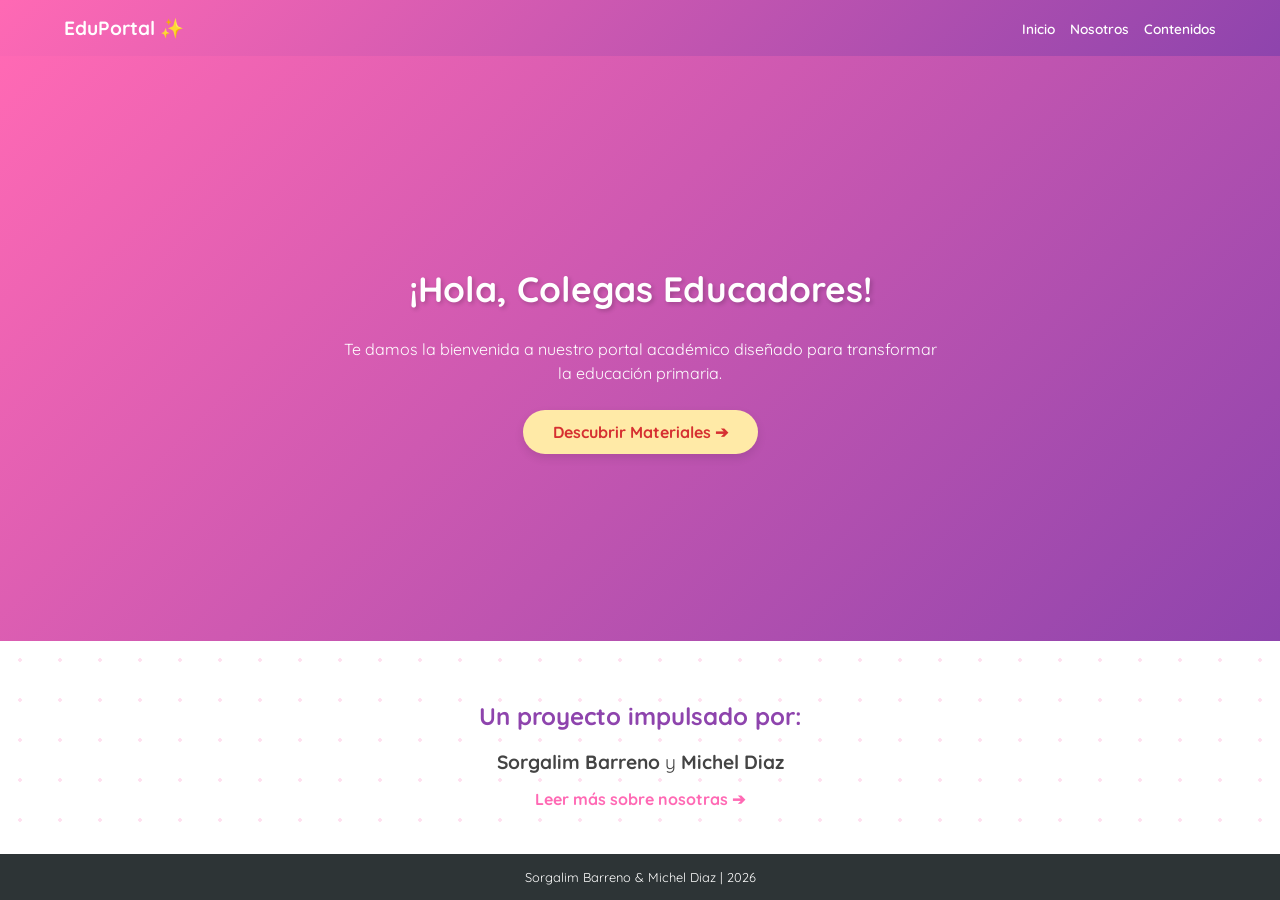
<file: index.html>
<!DOCTYPE html>
<html lang="es">
<head>
    <meta charset="UTF-8">
    <meta name="viewport" content="width=device-width, initial-scale=1.0">
    <title>EduPortal - Bienvenidos</title>
    <link href="https://fonts.googleapis.com/css2?family=Quicksand:wght@400;700&display=swap" rel="stylesheet">
    <style>
    :root {
        --primary-pink: #ff69b4;
        --deep-purple: #8e44ad;
        --light-blue: #e1f5fe;
        --gradient: linear-gradient(135deg, #ff69b4 0%, #8e44ad 100%);
    }

    * { box-sizing: border-box; }
    html, body { height: 100%; margin: 0; }

    body {
        font-family: 'Quicksand', sans-serif;
        display: flex;
        flex-direction: column;
        background: linear-gradient(135deg, #fdf2f8 0%, #f3e8ff 100%); 
        background-image: radial-gradient(#ff69b433 2px, transparent 2px);
        background-size: 40px 40px;
        color: #444;
    }

    nav { background: var(--gradient); padding: 1rem 5%; display: flex; justify-content: space-between; align-items: center; flex-shrink: 0; box-shadow: 0 4px 10px rgba(0,0,0,0.1); }
    .logo { color: white; font-size: 1.2rem; font-weight: bold; }
    nav ul { display: flex; list-style: none; margin: 0; padding: 0; }
    nav ul li { margin-left: 15px; }
    nav ul li a { color: white; text-decoration: none; font-weight: 600; font-size: 0.85rem; }

    main { flex: 1 0 auto; display: flex; flex-direction: column; align-items: center; width: 100%; }
    footer { background: #2d3436; color: white; text-align: center; padding: 15px; flex-shrink: 0; font-size: 0.8rem; }

    /* Hero / Landing - AQUÍ QUITAMOS LA RAYA BLANCA */
    .hero { 
        width: 100%; 
        min-height: 65vh; 
        display: flex; 
        flex-direction: column; 
        justify-content: center; 
        align-items: center; 
        text-align: center; 
        background: url('https://www.transparenttextures.com/patterns/cubes.png'), var(--gradient); 
        color: white; 
        padding: 40px 20px; 
        /* border-bottom: 5px solid white;  <-- ESTA LÍNEA SE ELIMINÓ */
    }

    .hero h1 { font-size: 2.2rem; margin-bottom: 10px; text-shadow: 2px 2px 4px rgba(0,0,0,0.2); }
    .hero p { font-size: 1rem; max-width: 600px; margin-bottom: 25px; line-height: 1.5; }

    /* Botones */
    .btn-main { background: #ffeaa7; color: #d63031; padding: 12px 30px; border-radius: 50px; text-decoration: none; font-weight: bold; display: inline-block; transition: 0.3s; box-shadow: 0 4px 10px rgba(0,0,0,0.1); }
    .btn-main:hover { transform: scale(1.05); background: white; }

    /* Sección de Créditos */
    .credits-section {
        width: 100%;
        text-align: center;
        padding: 50px 20px;
        background: transparent; /* Permite ver los puntos del fondo */
    }

    /* Vista Móvil */
    @media (max-width: 600px) {
        .hero h1 { font-size: 1.8rem; }
        nav { flex-direction: column; padding: 10px; }
        nav ul { margin-top: 8px; }
        .hero { min-height: 50vh; }
    }
</style>
</head>
<body>
    <nav>
        <div class="logo">EduPortal ✨</div>
        <ul>
            <li><a href="index.html">Inicio</a></li>
            <li><a href="nosotros.html">Nosotros</a></li>
            <li><a href="contenidos.html">Contenidos</a></li>
        </ul>
    </nav>
    <main>
        <header class="hero">
            <h1>¡Hola, Colegas Educadores!</h1>
            <p>Te damos la bienvenida a nuestro portal académico diseñado para transformar la educación primaria.</p>
            <a href="contenidos.html" class="btn-main">Descubrir Materiales ➔</a>
        </header>
        <section style="text-align:center; padding: 40px 10px;">
            <h2 style="color:var(--deep-purple); margin-bottom: 10px;">Un proyecto impulsado por:</h2>
            <p style="font-size: 1.2rem; margin-bottom: 15px;"><strong>Sorgalim Barreno</strong> y <strong>Michel Diaz</strong></p>
            <a href="nosotros.html" style="color:var(--primary-pink); text-decoration:none; font-weight:bold;">Leer más sobre nosotras ➔</a>
        </section>
    </main>
    <footer>Sorgalim Barreno & Michel Diaz | 2026</footer>
</body>
</html>
</file>
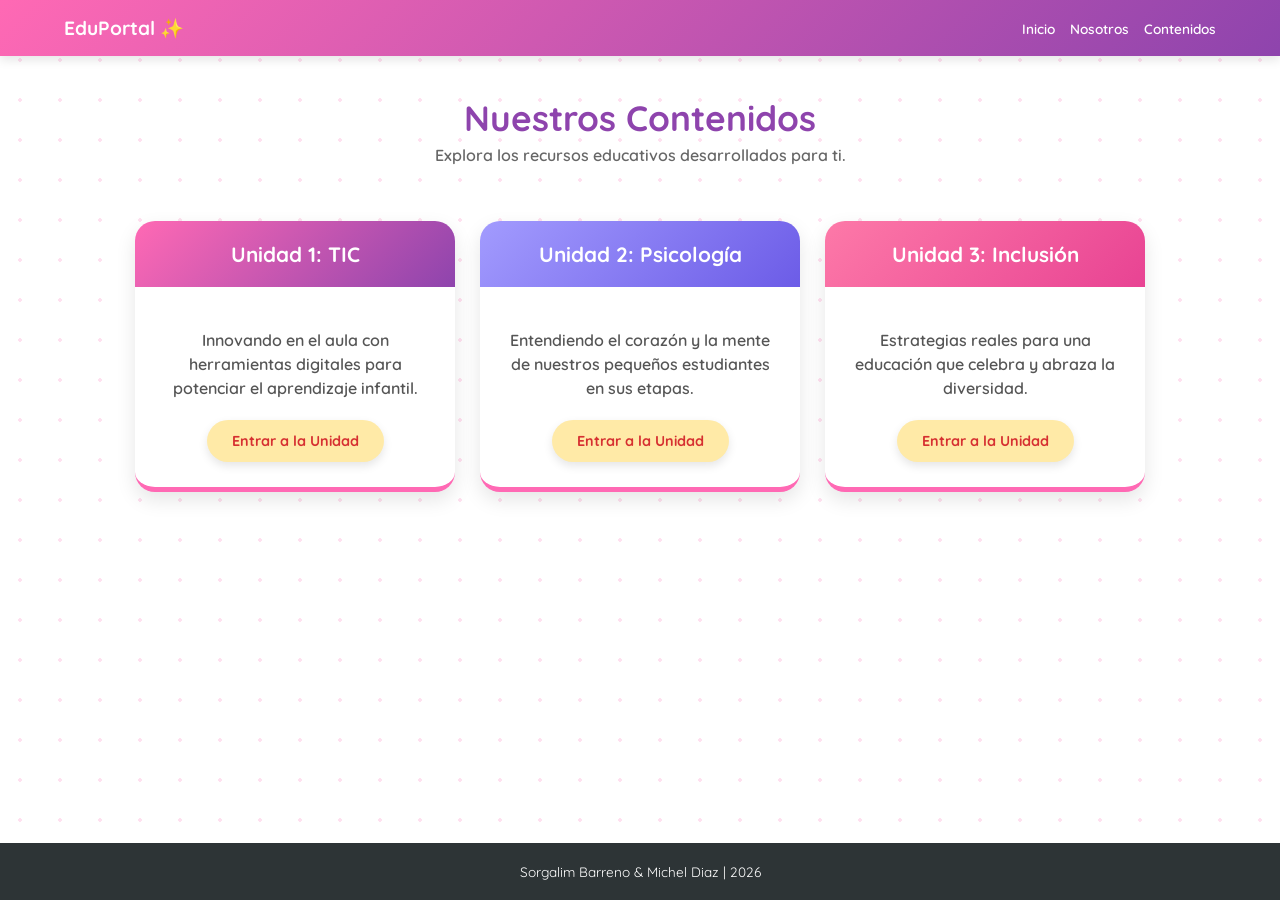
<file: contenidos.html>
<!DOCTYPE html>
<html lang="es">
<head>
    <meta charset="UTF-8">
    <meta name="viewport" content="width=device-width, initial-scale=1.0">
    <title>Contenidos - EduPortal</title>
    <link href="https://fonts.googleapis.com/css2?family=Quicksand:wght@400;700&display=swap" rel="stylesheet">
    <style>
        :root {
            --primary-pink: #ff69b4;
            --deep-purple: #8e44ad;
            --light-purple: #a29bfe;
            --gradient: linear-gradient(135deg, #ff69b4 0%, #8e44ad 100%);
            --white: #ffffff;
        }

        /* --- ESTRUCTURA BASE --- */
        * { box-sizing: border-box; }
        html, body { height: 100%; margin: 0; }

        body {
            font-family: 'Quicksand', sans-serif;
            display: flex;
            flex-direction: column;
            background: linear-gradient(135deg, #fdf2f8 0%, #f3e8ff 100%); 
            background-image: radial-gradient(#ff69b433 2px, transparent 2px);
            background-size: 40px 40px;
            color: #444;
        }

        /* --- NAVEGACIÓN --- */
        nav { 
            background: var(--gradient); 
            padding: 1rem 5%; 
            display: flex; 
            justify-content: space-between; 
            align-items: center; 
            flex-shrink: 0; 
            box-shadow: 0 4px 10px rgba(0,0,0,0.1); 
        }
        .logo { color: white; font-size: 1.2rem; font-weight: bold; }
        nav ul { display: flex; list-style: none; margin: 0; padding: 0; }
        nav ul li { margin-left: 15px; }
        nav ul li a { color: white; text-decoration: none; font-weight: 600; font-size: 0.85rem; }

        /* --- CUERPO PRINCIPAL --- */
        main { 
            flex: 1 0 auto; 
            display: flex; 
            flex-direction: column; 
            align-items: center; 
            padding: 40px 20px; 
            width: 100%; 
        }

        .page-header { text-align: center; margin-bottom: 40px; }
        .page-header h1 { color: var(--deep-purple); margin: 0; font-size: 2.2rem; }
        .page-header p { color: #666; font-weight: 600; margin-top: 5px; }

        /* --- GRID DE TARJETAS (SIMETRÍA) --- */
        .grid-container { 
            display: grid; 
            grid-template-columns: repeat(auto-fit, minmax(280px, 320px)); 
            gap: 25px; 
            width: 100%; 
            max-width: 1100px; 
            justify-content: center; 
        }

        .card { 
            background: white; 
            border-radius: 20px; 
            box-shadow: 0 8px 20px rgba(0,0,0,0.1); 
            overflow: hidden; 
            display: flex; 
            flex-direction: column; 
            border-bottom: 5px solid var(--primary-pink); 
            transition: 0.3s ease;
        }

        .card:hover { transform: translateY(-8px); }

        .card-header { background: var(--gradient); color: white; padding: 20px; text-align: center; }
        .card-header h3 { margin: 0; font-size: 1.3rem; }

        .card-body { 
            padding: 25px; 
            text-align: center; 
            flex-grow: 1; 
            display: flex; 
            flex-direction: column; 
            justify-content: space-between; 
            align-items: center;
        }

        .card-body p { font-weight: 600; color: #555; line-height: 1.5; margin-bottom: 20px; }

        /* --- BOTONES --- */
        .btn-main { 
            background: #ffeaa7; 
            color: #d63031; 
            padding: 12px 25px; 
            border-radius: 50px; 
            text-decoration: none; 
            font-weight: bold; 
            font-size: 0.9rem; 
            box-shadow: 0 4px 10px rgba(0,0,0,0.1); 
            transition: 0.3s; 
        }
        .btn-main:hover { transform: scale(1.05); background: white; }

        /* --- FOOTER SIEMPRE ABAJO --- */
        footer { 
            background: #2d3436; 
            color: white; 
            text-align: center; 
            padding: 20px; 
            flex-shrink: 0; 
            font-size: 0.85rem; 
            width: 100%;
        }

        /* --- AJUSTE MÓVIL --- */
        @media (max-width: 600px) {
            .page-header h1 { font-size: 1.8rem; }
            nav { flex-direction: column; padding: 10px; text-align: center; }
            nav ul { margin-top: 10px; }
            nav ul li { margin: 0 8px; }
            .grid-container { grid-template-columns: 1fr; max-width: 320px; }
        }
    </style>
</head>
<body>
    <nav>
        <div class="logo">EduPortal ✨</div>
        <ul>
            <li><a href="index.html">Inicio</a></li>
            <li><a href="nosotros.html">Nosotros</a></li>
            <li><a href="contenidos.html">Contenidos</a></li>
        </ul>
    </nav>

    <main>
        <div class="page-header">
            <h1>Nuestros Contenidos</h1>
            <p>Explora los recursos educativos desarrollados para ti.</p>
        </div>

        <div class="grid-container">
            <!-- Unidad 1 -->
            <div class="card">
                <div class="card-header"><h3>Unidad 1: TIC</h3></div>
                <div class="card-body">
                    <p>Innovando en el aula con herramientas digitales para potenciar el aprendizaje infantil.</p>
                    <a href="unidades/unidad1.html" class="btn-main">Entrar a la Unidad</a>
                </div>
            </div>

            <!-- Unidad 2 -->
            <div class="card">
                <div class="card-header" style="background: linear-gradient(135deg, #a29bfe, #6c5ce7);">
                    <h3>Unidad 2: Psicología</h3>
                </div>
                <div class="card-body">
                    <p>Entendiendo el corazón y la mente de nuestros pequeños estudiantes en sus etapas.</p>
                    <a href="unidades/unidad2.html" class="btn-main">Entrar a la Unidad</a>
                </div>
            </div>

            <!-- Unidad 3 -->
            <div class="card">
                <div class="card-header" style="background: linear-gradient(135deg, #fd79a8, #e84393);">
                    <h3>Unidad 3: Inclusión</h3>
                </div>
                <div class="card-body">
                    <p>Estrategias reales para una educación que celebra y abraza la diversidad.</p>
                    <a href="unidades/unidad3.html" class="btn-main">Entrar a la Unidad</a>
                </div>
            </div>
        </div>
    </main>

    <footer>
        Sorgalim Barreno & Michel Diaz | 2026
    </footer>
</body>
</html>
</file>
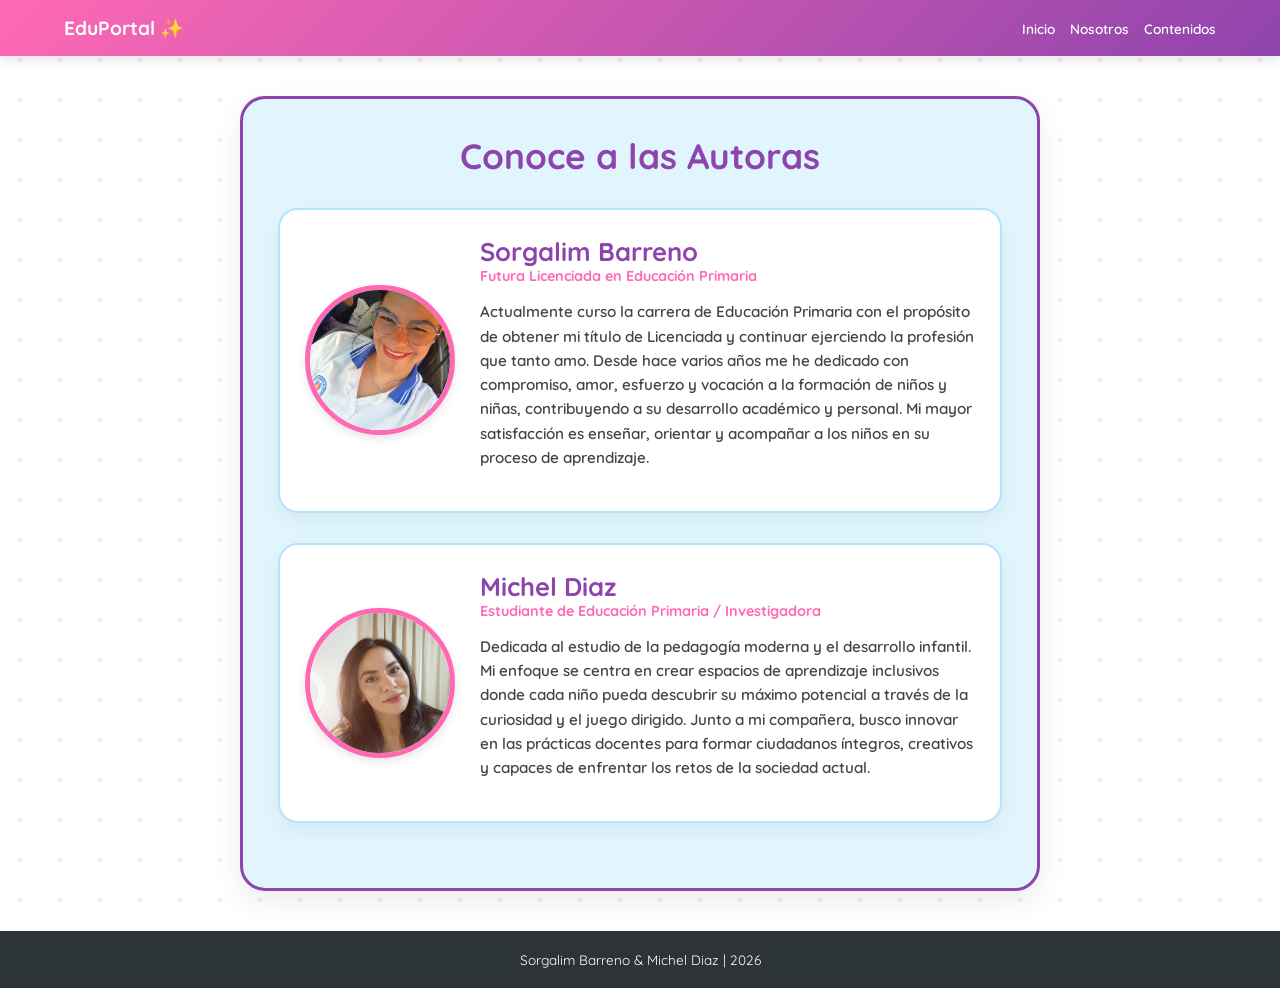
<file: nosotros.html>
<!DOCTYPE html>
<html lang="es">
<head>
    <meta charset="UTF-8">
    <meta name="viewport" content="width=device-width, initial-scale=1.0">
    <title>Nosotros - EduPortal</title>
    <link href="https://fonts.googleapis.com/css2?family=Quicksand:wght@400;700&display=swap" rel="stylesheet">
    <style>
        :root {
            --primary-pink: #ff69b4;
            --deep-purple: #8e44ad;
            --light-blue: #e1f5fe;
            --gradient: linear-gradient(135deg, #ff69b4 0%, #8e44ad 100%);
        }

        /* --- ESTRUCTURA BASE --- */
        * { box-sizing: border-box; }
        html, body { height: 100%; margin: 0; }

        body {
            font-family: 'Quicksand', sans-serif;
            display: flex;
            flex-direction: column;
            background: linear-gradient(135deg, #fdf2f8 0%, #f3e8ff 100%); 
            background-image: radial-gradient(#ff69b433 2px, transparent 2px);
            background-size: 40px 40px;
            color: #444;
        }

        /* --- NAVEGACIÓN --- */
        nav { 
            background: var(--gradient); 
            padding: 1rem 5%; 
            display: flex; 
            justify-content: space-between; 
            align-items: center; 
            flex-shrink: 0; 
            box-shadow: 0 4px 10px rgba(0,0,0,0.1); 
        }
        .logo { color: white; font-size: 1.2rem; font-weight: bold; }
        nav ul { display: flex; list-style: none; margin: 0; padding: 0; }
        nav ul li { margin-left: 15px; }
        nav ul li a { color: white; text-decoration: none; font-weight: 600; font-size: 0.85rem; }

        /* --- CUERPO PRINCIPAL --- */
        main { 
            flex: 1 0 auto; 
            display: flex; 
            flex-direction: column; 
            align-items: center; 
            padding: 40px 15px; 
            width: 100%; 
        }

        /* --- RECUADRO AZUL PRINCIPAL --- */
        .container {
            background-color: var(--light-blue);
            border: 3px solid var(--deep-purple);
            border-radius: 25px;
            padding: 35px;
            max-width: 800px;
            width: 100%;
            box-shadow: 0 10px 30px rgba(0,0,0,0.08);
        }

        .section-title {
            text-align: center;
            color: var(--deep-purple);
            font-size: 2.2rem;
            margin-bottom: 30px;
            margin-top: 0;
        }

        /* --- TARJETAS DE PERFIL --- */
        .profile-card {
            background-color: white;
            border-radius: 20px;
            display: flex;
            align-items: center;
            padding: 25px;
            margin-bottom: 30px;
            box-shadow: 0 8px 20px rgba(0,0,0,0.05);
            border: 2px solid #b3e5fc;
        }

        .profile-img {
            flex: 0 0 150px;
            height: 150px;
            border-radius: 50%;
            overflow: hidden;
            border: 5px solid var(--primary-pink);
            margin-right: 25px;
            box-shadow: 0 4px 10px rgba(0,0,0,0.1);
        }

        .profile-img img {
            width: 100%;
            height: 100%;
            object-fit: cover;
        }

        .profile-info { flex: 1; }
        .profile-info h3 { margin: 0; color: var(--deep-purple); font-size: 1.6rem; }
        .tagline { color: var(--primary-pink); font-weight: bold; margin-bottom: 10px; display: block; font-size: 0.9rem; }
        .bio-text { line-height: 1.6; color: #444; font-size: 0.95rem; font-weight: 600; }

        /* --- FOOTER SIEMPRE ABAJO --- */
        footer { 
            background: #2d3436; 
            color: white; 
            text-align: center; 
            padding: 20px; 
            flex-shrink: 0; 
            font-size: 0.85rem; 
            width: 100%;
        }

        /* --- AJUSTE MÓVIL --- */
        @media (max-width: 700px) {
            .section-title { font-size: 1.8rem; }
            .container { padding: 20px; }
            .profile-card { flex-direction: column; text-align: center; padding: 20px; }
            .profile-img { margin-right: 0; margin-bottom: 15px; flex: 0 0 130px; height: 130px; }
            nav { flex-direction: column; padding: 10px; }
            nav ul { margin-top: 10px; }
        }
    </style>
</head>
<body>
    <nav>
        <div class="logo">EduPortal ✨</div>
        <ul>
            <li><a href="index.html">Inicio</a></li>
            <li><a href="nosotros.html">Nosotros</a></li>
            <li><a href="contenidos.html">Contenidos</a></li>
        </ul>
    </nav>

    <main>
        <div class="container">
            <h2 class="section-title">Conoce a las Autoras</h2>
            
            <!-- Perfil Sorgalim -->
            <div class="profile-card">
                <div class="profile-img">
                    <img src="assets/sorgalim.jpg" alt="Sorgalim Barreno">
                </div>
                <div class="profile-info">
                    <h3>Sorgalim Barreno</h3>
                    <span class="tagline">Futura Licenciada en Educación Primaria</span>
                    <p class="bio-text">
                        Actualmente curso la carrera de Educación Primaria con el propósito de obtener mi título de Licenciada y continuar ejerciendo la profesión que tanto amo. Desde hace varios años me he dedicado con compromiso, amor, esfuerzo y vocación a la formación de niños y niñas, contribuyendo a su desarrollo académico y personal. Mi mayor satisfacción es enseñar, orientar y acompañar a los niños en su proceso de aprendizaje.
                    </p>
                </div>
            </div>

            <!-- Perfil Michel -->
            <div class="profile-card">
                <div class="profile-img">
                    <img src="assets/michel.jpg" alt="Michel Diaz">
                </div>
                <div class="profile-info">
                    <h3>Michel Diaz</h3>
                    <span class="tagline">Estudiante de Educación Primaria / Investigadora</span>
                    <p class="bio-text">
                        Dedicada al estudio de la pedagogía moderna y el desarrollo infantil. Mi enfoque se centra en crear espacios de aprendizaje inclusivos donde cada niño pueda descubrir su máximo potencial a través de la curiosidad y el juego dirigido. Junto a mi compañera, busco innovar en las prácticas docentes para formar ciudadanos íntegros, creativos y capaces de enfrentar los retos de la sociedad actual.
                    </p>
                </div>
            </div>

        </div>
    </main>

    <footer>
        Sorgalim Barreno & Michel Diaz | 2026
    </footer>
</body>
</html>
</file>
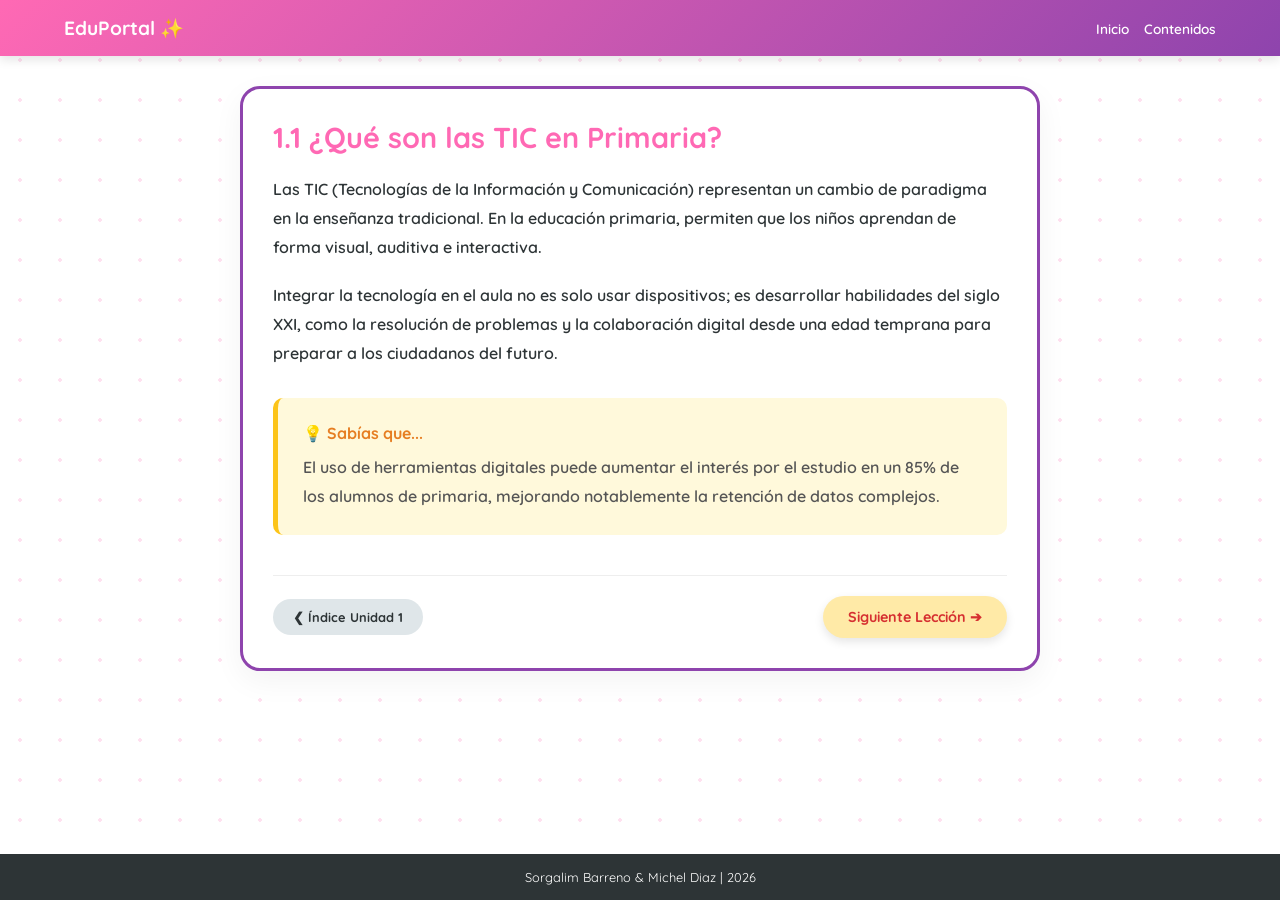
<file: unidades/u1/u1-1.html>
<!DOCTYPE html>
<html lang="es">
<head>
    <meta charset="UTF-8">
    <meta name="viewport" content="width=device-width, initial-scale=1.0">
    <title>Lección 1.1 - EduPortal</title>
    <link href="https://fonts.googleapis.com/css2?family=Quicksand:wght@400;700&display=swap" rel="stylesheet">
    <style>
        :root {
            --primary-pink: #ff69b4;
            --deep-purple: #8e44ad;
            --light-blue: #e1f5fe;
            --gradient: linear-gradient(135deg, #ff69b4 0%, #8e44ad 100%);
        }

        * { box-sizing: border-box; }
        html, body { height: 100%; margin: 0; }

        body {
            font-family: 'Quicksand', sans-serif;
            display: flex;
            flex-direction: column;
            background: linear-gradient(135deg, #fdf2f8 0%, #f3e8ff 100%); 
            background-image: radial-gradient(#ff69b433 2px, transparent 2px);
            background-size: 40px 40px;
            color: #444;
        }

        /* Navegación */
        nav { 
            background: var(--gradient); 
            padding: 1rem 5%; 
            display: flex; 
            justify-content: space-between; 
            align-items: center; 
            flex-shrink: 0; 
            box-shadow: 0 4px 10px rgba(0,0,0,0.1); 
        }
        .logo { color: white; font-size: 1.2rem; font-weight: bold; }
        nav ul { display: flex; list-style: none; margin: 0; padding: 0; }
        nav ul li { margin-left: 15px; }
        nav ul li a { color: white; text-decoration: none; font-weight: 600; font-size: 0.85rem; }

        /* Contenido Principal */
        main { 
            flex: 1 0 auto; 
            display: flex; 
            flex-direction: column; 
            align-items: center; 
            padding: 30px 15px; 
            width: 100%; 
        }

        /* Contenedor de la Lección */
        .container {
            background-color: white;
            border: 3px solid var(--deep-purple);
            border-radius: 20px;
            padding: 30px;
            max-width: 800px;
            width: 100%;
            box-shadow: 0 10px 30px rgba(0,0,0,0.05);
        }

        h2 { color: var(--primary-pink); margin-top: 0; margin-bottom: 20px; font-size: 1.8rem; }
        p { font-weight: 600; line-height: 1.8; color: #2d3436; margin-bottom: 20px; }

        /* Cuadro Sabías que */
        .sabias-que {
            background: #fff9db;
            padding: 25px;
            border-left: 5px solid #fcc419;
            border-radius: 10px;
            margin: 30px 0;
        }
        .sabias-que strong { display: block; margin-bottom: 10px; color: #e67e22; }
        .sabias-que p { margin: 0; font-size: 1rem; color: #555; }

        /* Botones de Navegación */
        .nav-buttons {
            display: flex;
            justify-content: space-between;
            align-items: center;
            margin-top: 40px;
            padding-top: 20px;
            border-top: 1px solid #eee;
            gap: 10px;
        }
        .btn-prev {
            background: #dfe6e9;
            color: #2d3436;
            padding: 10px 20px;
            border-radius: 50px;
            text-decoration: none;
            font-weight: bold;
            font-size: 0.8rem;
        }
        .btn-next {
            background: #ffeaa7;
            color: #d63031;
            padding: 12px 25px;
            border-radius: 50px;
            text-decoration: none;
            font-weight: bold;
            font-size: 0.9rem;
            box-shadow: 0 4px 10px rgba(0,0,0,0.1);
        }

        /* Footer */
        footer { 
            background: #2d3436; 
            color: white; 
            text-align: center; 
            padding: 15px; 
            flex-shrink: 0; 
            font-size: 0.8rem; 
            width: 100%;
        }

        /* Ajuste Móvil */
        @media (max-width: 600px) {
            .nav-buttons { flex-direction: column-reverse; }
            .btn-prev, .btn-next { width: 100%; text-align: center; }
            .container { padding: 20px; }
            h2 { font-size: 1.5rem; }
        }
    </style>
</head>
<body>
    <nav>
        <div class="logo">EduPortal ✨</div>
        <ul>
            <li><a href="../../index.html">Inicio</a></li>
            <li><a href="../../contenidos.html">Contenidos</a></li>
        </ul>
    </nav>

    <main>
        <article class="container">
            <h2>1.1 ¿Qué son las TIC en Primaria?</h2>
            
            <p>
                Las TIC (Tecnologías de la Información y Comunicación) representan un cambio de paradigma en la enseñanza tradicional. En la educación primaria, permiten que los niños aprendan de forma visual, auditiva e interactiva.
            </p>
            
            <p>
                Integrar la tecnología en el aula no es solo usar dispositivos; es desarrollar habilidades del siglo XXI, como la resolución de problemas y la colaboración digital desde una edad temprana para preparar a los ciudadanos del futuro.
            </p>

            <div class="sabias-que">
                <strong>💡 Sabías que...</strong>
                <p>El uso de herramientas digitales puede aumentar el interés por el estudio en un 85% de los alumnos de primaria, mejorando notablemente la retención de datos complejos.</p>
            </div>

            <div class="nav-buttons">
                <a href="../unidad1.html" class="btn-prev">❮ Índice Unidad 1</a>
                <a href="u1-2.html" class="btn-next">Siguiente Lección ➔</a>
            </div>
        </article>
    </main>

    <footer>Sorgalim Barreno & Michel Diaz | 2026</footer>
</body>
</html>
</file>
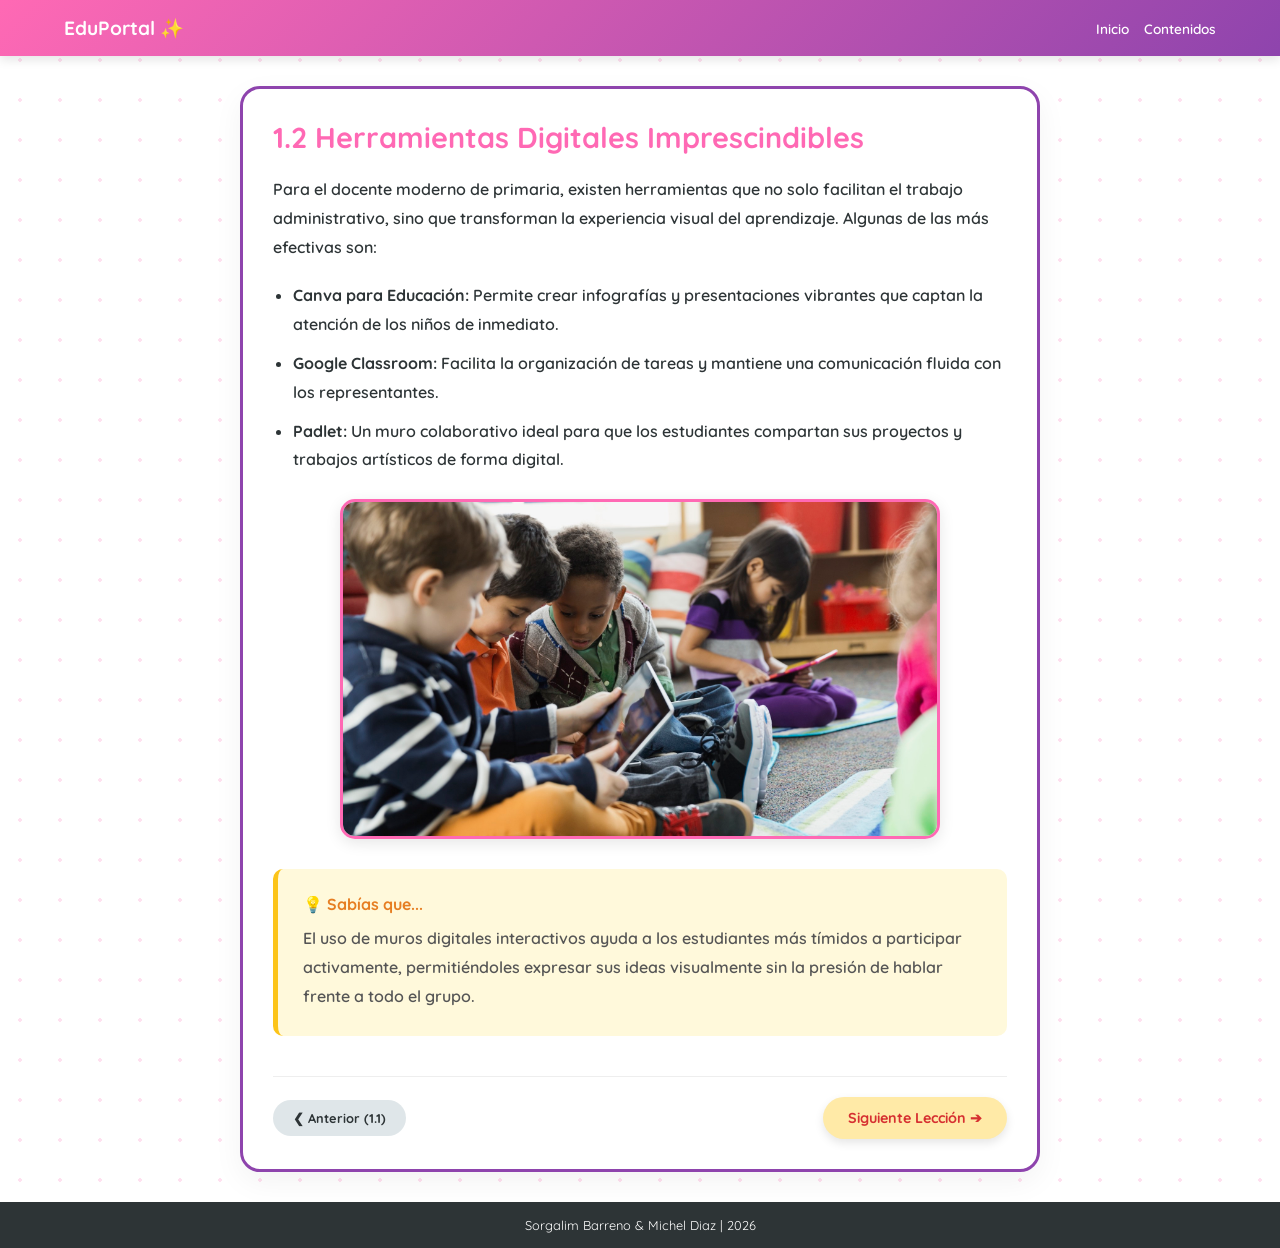
<file: unidades/u1/u1-2.html>
<!DOCTYPE html>
<html lang="es">
<head>
    <meta charset="UTF-8">
    <meta name="viewport" content="width=device-width, initial-scale=1.0">
    <title>Lección 1.2 - EduPortal</title>
    <link href="https://fonts.googleapis.com/css2?family=Quicksand:wght@400;700&display=swap" rel="stylesheet">
    <style>
        :root {
            --primary-pink: #ff69b4;
            --deep-purple: #8e44ad;
            --light-blue: #e1f5fe;
            --gradient: linear-gradient(135deg, #ff69b4 0%, #8e44ad 100%);
        }

        * { box-sizing: border-box; }
        html, body { height: 100%; margin: 0; }

        body {
            font-family: 'Quicksand', sans-serif;
            display: flex;
            flex-direction: column;
            background: linear-gradient(135deg, #fdf2f8 0%, #f3e8ff 100%); 
            background-image: radial-gradient(#ff69b433 2px, transparent 2px);
            background-size: 40px 40px;
            color: #444;
        }

        /* Navegación Superior */
        nav { 
            background: var(--gradient); 
            padding: 1rem 5%; 
            display: flex; 
            justify-content: space-between; 
            align-items: center; 
            flex-shrink: 0; 
            box-shadow: 0 4px 10px rgba(0,0,0,0.1); 
        }
        .logo { color: white; font-size: 1.2rem; font-weight: bold; }
        nav ul { display: flex; list-style: none; margin: 0; padding: 0; }
        nav ul li { margin-left: 15px; }
        nav ul li a { color: white; text-decoration: none; font-weight: 600; font-size: 0.85rem; }

        /* Contenido */
        main { 
            flex: 1 0 auto; 
            display: flex; 
            flex-direction: column; 
            align-items: center; 
            padding: 30px 15px; 
            width: 100%; 
        }

        .container {
            background-color: white;
            border: 3px solid var(--deep-purple);
            border-radius: 20px;
            padding: 30px;
            max-width: 800px;
            width: 100%;
            box-shadow: 0 10px 30px rgba(0,0,0,0.05);
        }

        h2 { color: var(--primary-pink); margin-top: 0; margin-bottom: 20px; font-size: 1.8rem; }
        p { font-weight: 600; line-height: 1.8; color: #2d3436; margin-bottom: 20px; }

        ul.tools-list { font-weight: 600; line-height: 1.8; color: #2d3436; margin-bottom: 25px; padding-left: 20px; }
        ul.tools-list li { margin-bottom: 10px; }

        /* Cuadro Sabías que */
        .sabias-que {
            background: #fff9db;
            padding: 25px;
            border-left: 5px solid #fcc419;
            border-radius: 10px;
            margin: 30px 0;
        }
        .sabias-que strong { display: block; margin-bottom: 10px; color: #e67e22; }
        .sabias-que p { margin: 0; font-size: 1rem; color: #555; }

        /* Navegación entre lecciones */
        .nav-buttons {
            display: flex;
            justify-content: space-between;
            align-items: center;
            margin-top: 40px;
            padding-top: 20px;
            border-top: 1px solid #eee;
            gap: 10px;
        }
        .btn-prev {
            background: #dfe6e9;
            color: #2d3436;
            padding: 10px 20px;
            border-radius: 50px;
            text-decoration: none;
            font-weight: bold;
            font-size: 0.8rem;
        }
        .btn-next {
            background: #ffeaa7;
            color: #d63031;
            padding: 12px 25px;
            border-radius: 50px;
            text-decoration: none;
            font-weight: bold;
            font-size: 0.9rem;
            box-shadow: 0 4px 10px rgba(0,0,0,0.1);
        }
        /* Estilo para que la imagen se vea profesional */
.img-leccion {
    width: 100%;
    max-width: 600px;
    height: auto;
    display: block;
    margin: 20px auto;
    border-radius: 15px;
    box-shadow: 0 4px 15px rgba(0,0,0,0.1);
    border: 3px solid var(--primary-pink);
}

        /* Footer */
        footer { 
            background: #2d3436; 
            color: white; 
            text-align: center; 
            padding: 15px; 
            flex-shrink: 0; 
            font-size: 0.8rem; 
            width: 100%;
        }

        @media (max-width: 600px) {
            .nav-buttons { flex-direction: column-reverse; }
            .btn-prev, .btn-next { width: 100%; text-align: center; }
            .container { padding: 20px; }
        }
    </style>
</head>
<body>
    <nav>
        <div class="logo">EduPortal ✨</div>
        <ul>
            <li><a href="../../index.html">Inicio</a></li>
            <li><a href="../../contenidos.html">Contenidos</a></li>
        </ul>
    </nav>

    <main>
        <article class="container">
            <h2>1.2 Herramientas Digitales Imprescindibles</h2>
            
            <p>
                Para el docente moderno de primaria, existen herramientas que no solo facilitan el trabajo administrativo, sino que transforman la experiencia visual del aprendizaje. Algunas de las más efectivas son:
            </p>
            
            <ul class="tools-list">
                <li><strong>Canva para Educación:</strong> Permite crear infografías y presentaciones vibrantes que captan la atención de los niños de inmediato.</li>
                <li><strong>Google Classroom:</strong> Facilita la organización de tareas y mantiene una comunicación fluida con los representantes.</li>
                <li><strong>Padlet:</strong> Un muro colaborativo ideal para que los estudiantes compartan sus proyectos y trabajos artísticos de forma digital.</li>
            </ul>

            <img src="herramientas.jpg" alt="Herramientas Digitales" class="img-leccion">

            <div class="sabias-que">
                <strong>💡 Sabías que...</strong>
                <p>El uso de muros digitales interactivos ayuda a los estudiantes más tímidos a participar activamente, permitiéndoles expresar sus ideas visualmente sin la presión de hablar frente a todo el grupo.</p>
            </div>

            <div class="nav-buttons">
                <a href="u1-1.html" class="btn-prev">❮ Anterior (1.1)</a>
                <a href="u1-3.html" class="btn-next">Siguiente Lección ➔</a>
            </div>
        </article>
    </main>

    <footer>Sorgalim Barreno & Michel Diaz | 2026</footer>
</body>
</html>
</file>
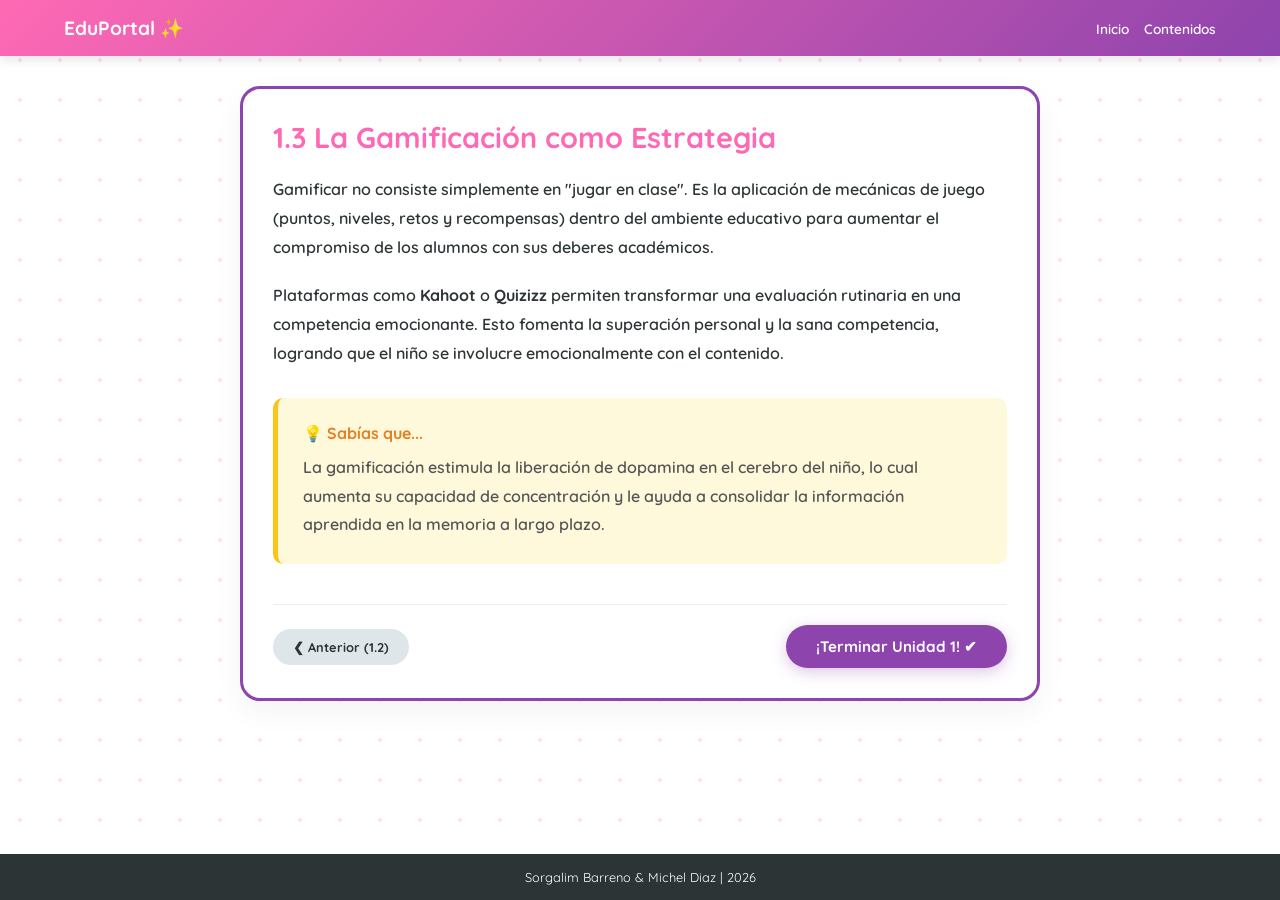
<file: unidades/u1/u1-3.html>
<!DOCTYPE html>
<html lang="es">
<head>
    <meta charset="UTF-8">
    <meta name="viewport" content="width=device-width, initial-scale=1.0">
    <title>Lección 1.3 - EduPortal</title>
    <link href="https://fonts.googleapis.com/css2?family=Quicksand:wght@400;700&display=swap" rel="stylesheet">
    <style>
        :root {
            --primary-pink: #ff69b4;
            --deep-purple: #8e44ad;
            --light-blue: #e1f5fe;
            --gradient: linear-gradient(135deg, #ff69b4 0%, #8e44ad 100%);
        }

        * { box-sizing: border-box; }
        html, body { height: 100%; margin: 0; }

        body {
            font-family: 'Quicksand', sans-serif;
            display: flex;
            flex-direction: column;
            background: linear-gradient(135deg, #fdf2f8 0%, #f3e8ff 100%); 
            background-image: radial-gradient(#ff69b433 2px, transparent 2px);
            background-size: 40px 40px;
            color: #444;
        }

        /* Navegación */
        nav { 
            background: var(--gradient); 
            padding: 1rem 5%; 
            display: flex; 
            justify-content: space-between; 
            align-items: center; 
            flex-shrink: 0; 
            box-shadow: 0 4px 10px rgba(0,0,0,0.1); 
        }
        .logo { color: white; font-size: 1.2rem; font-weight: bold; }
        nav ul { display: flex; list-style: none; margin: 0; padding: 0; }
        nav ul li { margin-left: 15px; }
        nav ul li a { color: white; text-decoration: none; font-weight: 600; font-size: 0.85rem; }

        /* Contenido */
        main { 
            flex: 1 0 auto; 
            display: flex; 
            flex-direction: column; 
            align-items: center; 
            padding: 30px 15px; 
            width: 100%; 
        }

        .container {
            background-color: white;
            border: 3px solid var(--deep-purple);
            border-radius: 20px;
            padding: 30px;
            max-width: 800px;
            width: 100%;
            box-shadow: 0 10px 30px rgba(0,0,0,0.05);
        }

        h2 { color: var(--primary-pink); margin-top: 0; margin-bottom: 20px; font-size: 1.8rem; }
        p { font-weight: 600; line-height: 1.8; color: #2d3436; margin-bottom: 20px; }

        /* Cuadro Sabías que */
        .sabias-que {
            background: #fff9db;
            padding: 25px;
            border-left: 5px solid #fcc419;
            border-radius: 10px;
            margin: 30px 0;
        }
        .sabias-que strong { display: block; margin-bottom: 10px; color: #e67e22; }
        .sabias-que p { margin: 0; font-size: 1rem; color: #555; }

        /* Navegación final */
        .nav-buttons {
            display: flex;
            justify-content: space-between;
            align-items: center;
            margin-top: 40px;
            padding-top: 20px;
            border-top: 1px solid #eee;
            gap: 15px;
        }
        .btn-prev {
            background: #dfe6e9;
            color: #2d3436;
            padding: 10px 20px;
            border-radius: 50px;
            text-decoration: none;
            font-weight: bold;
            font-size: 0.8rem;
        }
        .btn-finish {
            background: var(--deep-purple);
            color: white;
            padding: 12px 30px;
            border-radius: 50px;
            text-decoration: none;
            font-weight: bold;
            font-size: 0.95rem;
            box-shadow: 0 4px 15px rgba(142, 68, 173, 0.3);
            transition: 0.3s;
        }
        .btn-finish:hover {
            transform: scale(1.05);
            background: #7d3c98;
        }

        /* Footer */
        footer { 
            background: #2d3436; 
            color: white; 
            text-align: center; 
            padding: 15px; 
            flex-shrink: 0; 
            font-size: 0.8rem; 
            width: 100%;
        }

        @media (max-width: 600px) {
            .nav-buttons { flex-direction: column-reverse; }
            .btn-prev, .btn-finish { width: 100%; text-align: center; }
            .container { padding: 20px; }
        }
    </style>
</head>
<body>
    <nav>
        <div class="logo">EduPortal ✨</div>
        <ul>
            <li><a href="../../index.html">Inicio</a></li>
            <li><a href="../../contenidos.html">Contenidos</a></li>
        </ul>
    </nav>

    <main>
        <article class="container">
            <h2>1.3 La Gamificación como Estrategia</h2>
            
            <p>
                Gamificar no consiste simplemente en "jugar en clase". Es la aplicación de mecánicas de juego (puntos, niveles, retos y recompensas) dentro del ambiente educativo para aumentar el compromiso de los alumnos con sus deberes académicos.
            </p>
            
            <p>
                Plataformas como <strong>Kahoot</strong> o <strong>Quizizz</strong> permiten transformar una evaluación rutinaria en una competencia emocionante. Esto fomenta la superación personal y la sana competencia, logrando que el niño se involucre emocionalmente con el contenido.
            </p>

            <div class="sabias-que">
                <strong>💡 Sabías que...</strong>
                <p>La gamificación estimula la liberación de dopamina en el cerebro del niño, lo cual aumenta su capacidad de concentración y le ayuda a consolidar la información aprendida en la memoria a largo plazo.</p>
            </div>

            <div class="nav-buttons">
                <a href="u1-2.html" class="btn-prev">❮ Anterior (1.2)</a>
                <a href="../../contenidos.html" class="btn-finish">¡Terminar Unidad 1! ✔</a>
            </div>
        </article>
    </main>

    <footer>Sorgalim Barreno & Michel Diaz | 2026</footer>
</body>
</html>
</file>
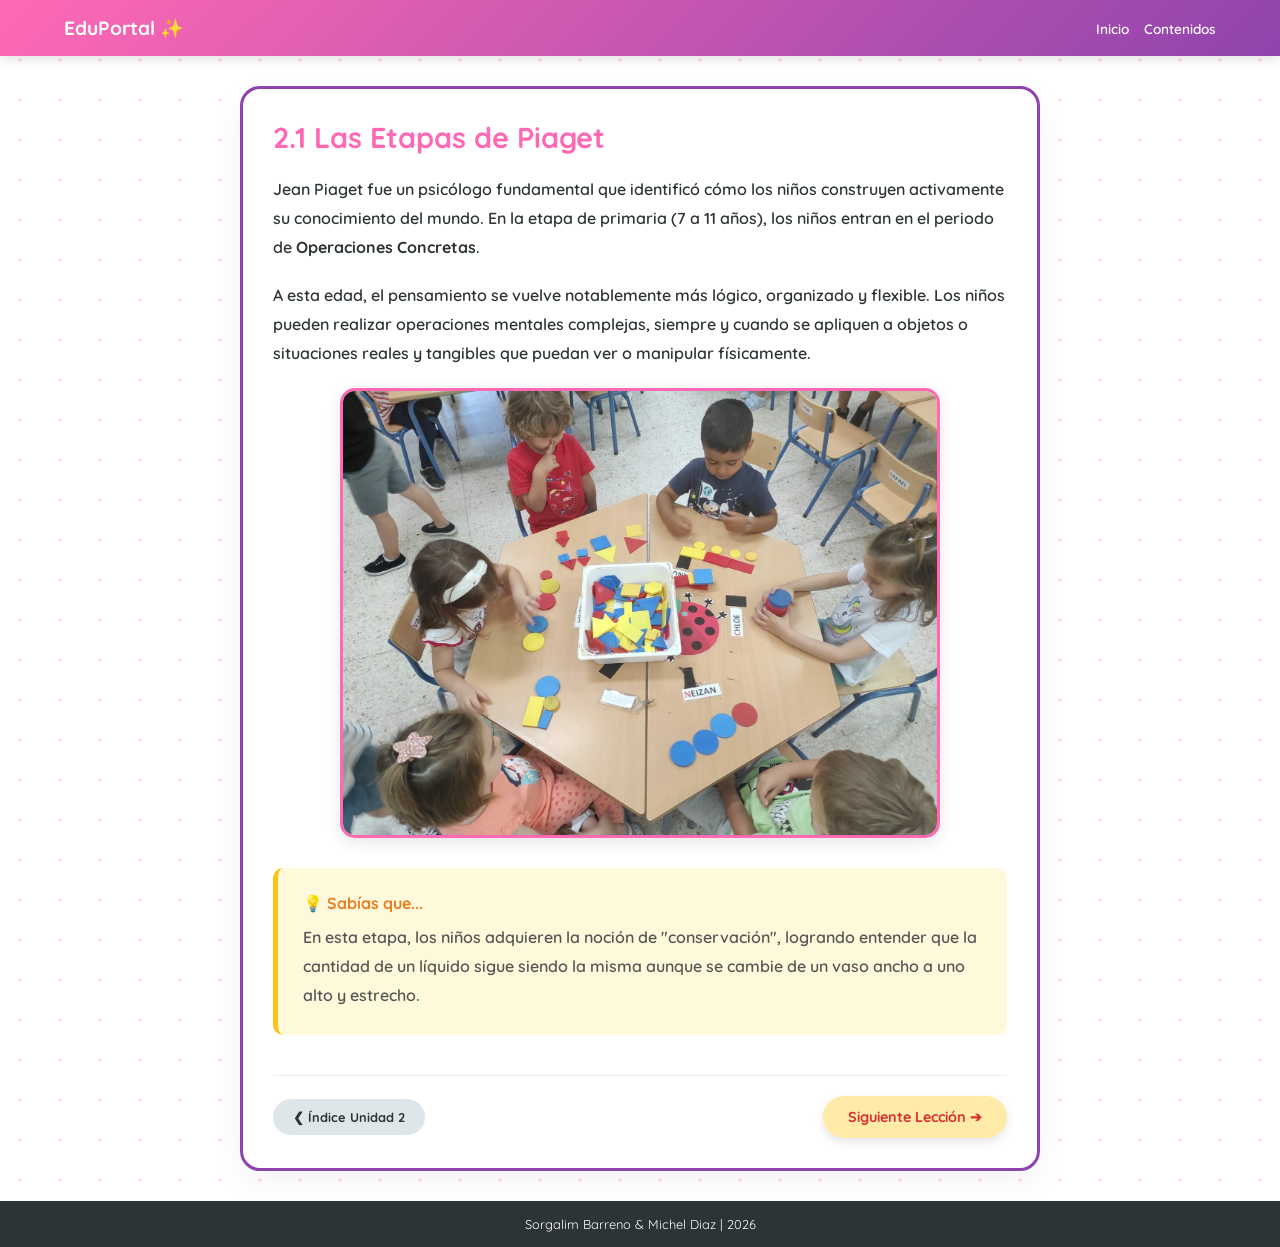
<file: unidades/u2/u2-1.html>
<!DOCTYPE html>
<html lang="es">
<head>
    <meta charset="UTF-8">
    <meta name="viewport" content="width=device-width, initial-scale=1.0">
    <title>Lección 2.1 - EduPortal</title>
    <link href="https://fonts.googleapis.com/css2?family=Quicksand:wght@400;700&display=swap" rel="stylesheet">
    <style>
        :root {
            --primary-pink: #ff69b4;
            --deep-purple: #8e44ad;
            --light-blue: #e1f5fe;
            --gradient: linear-gradient(135deg, #ff69b4 0%, #8e44ad 100%);
        }

        * { box-sizing: border-box; }
        html, body { height: 100%; margin: 0; }

        body {
            font-family: 'Quicksand', sans-serif;
            display: flex;
            flex-direction: column;
            background: linear-gradient(135deg, #fdf2f8 0%, #f3e8ff 100%); 
            background-image: radial-gradient(#ff69b433 2px, transparent 2px);
            background-size: 40px 40px;
            color: #444;
        }

        /* Navegación */
        nav { 
            background: var(--gradient); 
            padding: 1rem 5%; 
            display: flex; 
            justify-content: space-between; 
            align-items: center; 
            flex-shrink: 0; 
            box-shadow: 0 4px 10px rgba(0,0,0,0.1); 
        }
        .logo { color: white; font-size: 1.2rem; font-weight: bold; }
        nav ul { display: flex; list-style: none; margin: 0; padding: 0; }
        nav ul li { margin-left: 15px; }
        nav ul li a { color: white; text-decoration: none; font-weight: 600; font-size: 0.85rem; }

        /* Contenido */
        main { 
            flex: 1 0 auto; 
            display: flex; 
            flex-direction: column; 
            align-items: center; 
            padding: 30px 15px; 
            width: 100%; 
        }

        .container {
            background-color: white;
            border: 3px solid var(--deep-purple);
            border-radius: 20px;
            padding: 30px;
            max-width: 800px;
            width: 100%;
            box-shadow: 0 10px 30px rgba(0,0,0,0.05);
        }

        h2 { color: var(--primary-pink); margin-top: 0; margin-bottom: 20px; font-size: 1.8rem; }
        p { font-weight: 600; line-height: 1.8; color: #2d3436; margin-bottom: 20px; }

        /* Cuadro Sabías que */
        .sabias-que {
            background: #fff9db;
            padding: 25px;
            border-left: 5px solid #fcc419;
            border-radius: 10px;
            margin: 30px 0;
        }
        .sabias-que strong { display: block; margin-bottom: 10px; color: #e67e22; }
        .sabias-que p { margin: 0; font-size: 1rem; color: #555; }

        /* Navegación entre lecciones */
        .nav-buttons {
            display: flex;
            justify-content: space-between;
            align-items: center;
            margin-top: 40px;
            padding-top: 20px;
            border-top: 1px solid #eee;
            gap: 10px;
        }
        .btn-prev {
            background: #dfe6e9;
            color: #2d3436;
            padding: 10px 20px;
            border-radius: 50px;
            text-decoration: none;
            font-weight: bold;
            font-size: 0.8rem;
        }
        .btn-next {
            background: #ffeaa7;
            color: #d63031;
            padding: 12px 25px;
            border-radius: 50px;
            text-decoration: none;
            font-weight: bold;
            font-size: 0.9rem;
            box-shadow: 0 4px 10px rgba(0,0,0,0.1);
        }
        /* Estilo para que la imagen se vea profesional */
    .img-leccion {
    width: 100%;
    max-width: 600px;
    height: auto;
    display: block;
    margin: 20px auto;
    border-radius: 15px;
    box-shadow: 0 4px 15px rgba(0,0,0,0.1);
    border: 3px solid var(--primary-pink);
}

        /* Footer */
        footer { 
            background: #2d3436; 
            color: white; 
            text-align: center; 
            padding: 15px; 
            flex-shrink: 0; 
            font-size: 0.8rem; 
            width: 100%;
        }

        @media (max-width: 600px) {
            .nav-buttons { flex-direction: column-reverse; }
            .btn-prev, .btn-next { width: 100%; text-align: center; }
            .container { padding: 20px; }
        }
    </style>
</head>
<body>
    <nav>
        <div class="logo">EduPortal ✨</div>
        <ul>
            <li><a href="../../index.html">Inicio</a></li>
            <li><a href="../../contenidos.html">Contenidos</a></li>
        </ul>
    </nav>

    <main>
        <article class="container">
            <h2>2.1 Las Etapas de Piaget</h2>
            
            <p>
                Jean Piaget fue un psicólogo fundamental que identificó cómo los niños construyen activamente su conocimiento del mundo. En la etapa de primaria (7 a 11 años), los niños entran en el periodo de <strong>Operaciones Concretas</strong>.
            </p>
            
            <p>
                A esta edad, el pensamiento se vuelve notablemente más lógico, organizado y flexible. Los niños pueden realizar operaciones mentales complejas, siempre y cuando se apliquen a objetos o situaciones reales y tangibles que puedan ver o manipular físicamente.
            </p>

            <img src="piaget.jpg" alt="Etapas de Piaget" class="img-leccion">

            <div class="sabias-que">
                <strong>💡 Sabías que...</strong>
                <p>En esta etapa, los niños adquieren la noción de "conservación", logrando entender que la cantidad de un líquido sigue siendo la misma aunque se cambie de un vaso ancho a uno alto y estrecho.</p>
            </div>

            <div class="nav-buttons">
                <a href="../unidad2.html" class="btn-prev">❮ Índice Unidad 2</a>
                <a href="u2-2.html" class="btn-next">Siguiente Lección ➔</a>
            </div>
        </article>
    </main>

    <footer>Sorgalim Barreno & Michel Diaz | 2026</footer>
</body>
</html>
</file>
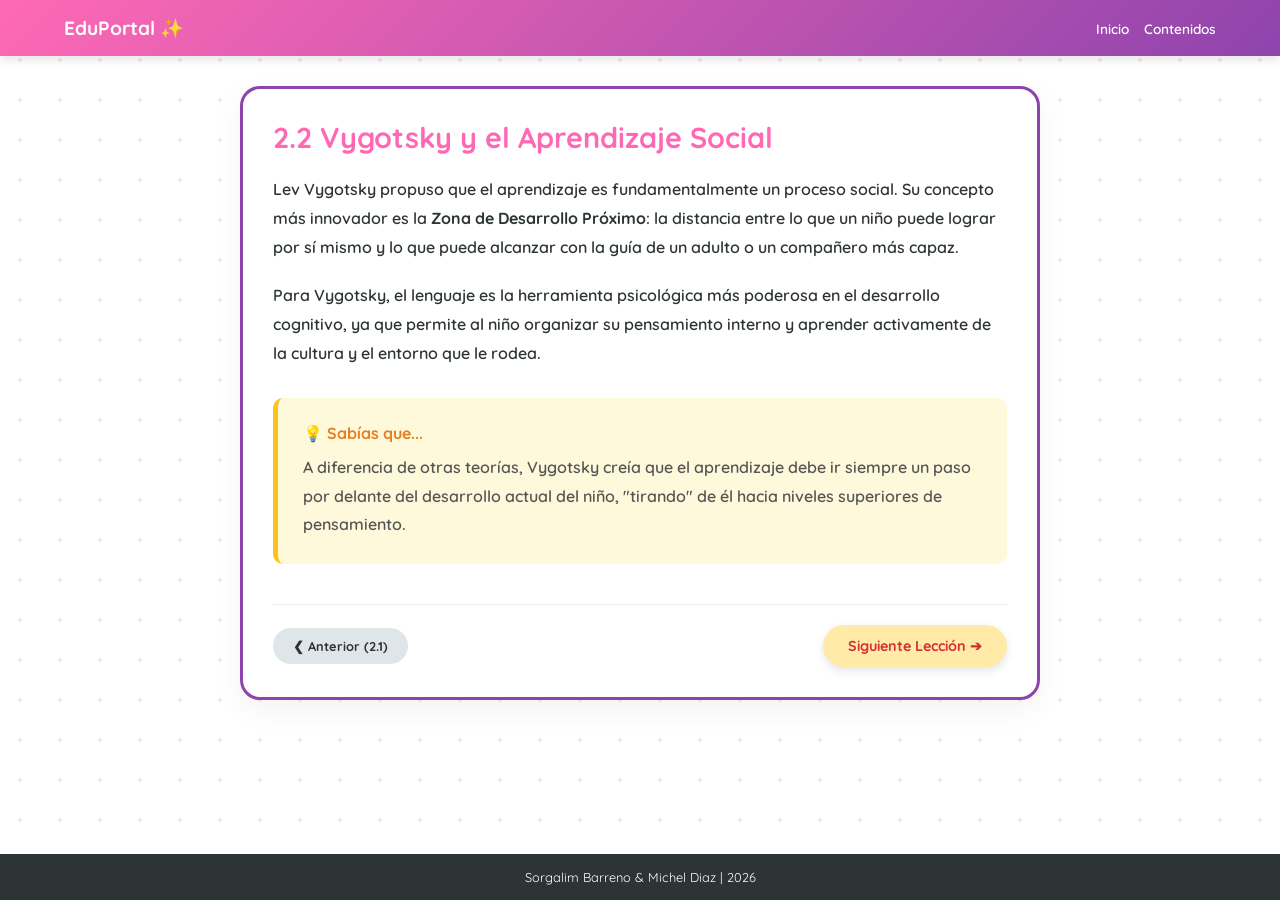
<file: unidades/u2/u2-2.html>
<!DOCTYPE html>
<html lang="es">
<head>
    <meta charset="UTF-8">
    <meta name="viewport" content="width=device-width, initial-scale=1.0">
    <title>Lección 2.2 - EduPortal</title>
    <link href="https://fonts.googleapis.com/css2?family=Quicksand:wght@400;700&display=swap" rel="stylesheet">
    <style>
        :root {
            --primary-pink: #ff69b4;
            --deep-purple: #8e44ad;
            --light-blue: #e1f5fe;
            --gradient: linear-gradient(135deg, #ff69b4 0%, #8e44ad 100%);
        }

        * { box-sizing: border-box; }
        html, body { height: 100%; margin: 0; }

        body {
            font-family: 'Quicksand', sans-serif;
            display: flex;
            flex-direction: column;
            background: linear-gradient(135deg, #fdf2f8 0%, #f3e8ff 100%); 
            background-image: radial-gradient(#ff69b433 2px, transparent 2px);
            background-size: 40px 40px;
            color: #444;
        }

        /* Navegación Superior */
        nav { 
            background: var(--gradient); 
            padding: 1rem 5%; 
            display: flex; 
            justify-content: space-between; 
            align-items: center; 
            flex-shrink: 0; 
            box-shadow: 0 4px 10px rgba(0,0,0,0.1); 
        }
        .logo { color: white; font-size: 1.2rem; font-weight: bold; }
        nav ul { display: flex; list-style: none; margin: 0; padding: 0; }
        nav ul li { margin-left: 15px; }
        nav ul li a { color: white; text-decoration: none; font-weight: 600; font-size: 0.85rem; }

        /* Contenido Central */
        main { 
            flex: 1 0 auto; 
            display: flex; 
            flex-direction: column; 
            align-items: center; 
            padding: 30px 15px; 
            width: 100%; 
        }

        .container {
            background-color: white;
            border: 3px solid var(--deep-purple);
            border-radius: 20px;
            padding: 30px;
            max-width: 800px;
            width: 100%;
            box-shadow: 0 10px 30px rgba(0,0,0,0.05);
        }

        h2 { color: var(--primary-pink); margin-top: 0; margin-bottom: 20px; font-size: 1.8rem; }
        p { font-weight: 600; line-height: 1.8; color: #2d3436; margin-bottom: 20px; }

        /* Cuadro de Información Curiosa */
        .sabias-que {
            background: #fff9db;
            padding: 25px;
            border-left: 5px solid #fcc419;
            border-radius: 10px;
            margin: 30px 0;
        }
        .sabias-que strong { display: block; margin-bottom: 10px; color: #e67e22; }
        .sabias-que p { margin: 0; font-size: 1rem; color: #555; }

        /* Botonera de Navegación */
        .nav-buttons {
            display: flex;
            justify-content: space-between;
            align-items: center;
            margin-top: 40px;
            padding-top: 20px;
            border-top: 1px solid #eee;
            gap: 10px;
        }
        .btn-prev {
            background: #dfe6e9;
            color: #2d3436;
            padding: 10px 20px;
            border-radius: 50px;
            text-decoration: none;
            font-weight: bold;
            font-size: 0.8rem;
        }
        .btn-next {
            background: #ffeaa7;
            color: #d63031;
            padding: 12px 25px;
            border-radius: 50px;
            text-decoration: none;
            font-weight: bold;
            font-size: 0.9rem;
            box-shadow: 0 4px 10px rgba(0,0,0,0.1);
        }

        /* Footer */
        footer { 
            background: #2d3436; 
            color: white; 
            text-align: center; 
            padding: 15px; 
            flex-shrink: 0; 
            font-size: 0.8rem; 
            width: 100%;
        }

        @media (max-width: 600px) {
            .nav-buttons { flex-direction: column-reverse; }
            .btn-prev, .btn-next { width: 100%; text-align: center; }
            .container { padding: 20px; }
        }
    </style>
</head>
<body>
    <nav>
        <div class="logo">EduPortal ✨</div>
        <ul>
            <li><a href="../../index.html">Inicio</a></li>
            <li><a href="../../contenidos.html">Contenidos</a></li>
        </ul>
    </nav>

    <main>
        <article class="container">
            <h2>2.2 Vygotsky y el Aprendizaje Social</h2>
            
            <p>
                Lev Vygotsky propuso que el aprendizaje es fundamentalmente un proceso social. Su concepto más innovador es la <strong>Zona de Desarrollo Próximo</strong>: la distancia entre lo que un niño puede lograr por sí mismo y lo que puede alcanzar con la guía de un adulto o un compañero más capaz.
            </p>
            
            <p>
                Para Vygotsky, el lenguaje es la herramienta psicológica más poderosa en el desarrollo cognitivo, ya que permite al niño organizar su pensamiento interno y aprender activamente de la cultura y el entorno que le rodea.
            </p>

            <div class="sabias-que">
                <strong>💡 Sabías que...</strong>
                <p>A diferencia de otras teorías, Vygotsky creía que el aprendizaje debe ir siempre un paso por delante del desarrollo actual del niño, "tirando" de él hacia niveles superiores de pensamiento.</p>
            </div>

            <div class="nav-buttons">
                <a href="u2-1.html" class="btn-prev">❮ Anterior (2.1)</a>
                <a href="u2-3.html" class="btn-next">Siguiente Lección ➔</a>
            </div>
        </article>
    </main>

    <footer>Sorgalim Barreno & Michel Diaz | 2026</footer>
</body>
</html>
</file>
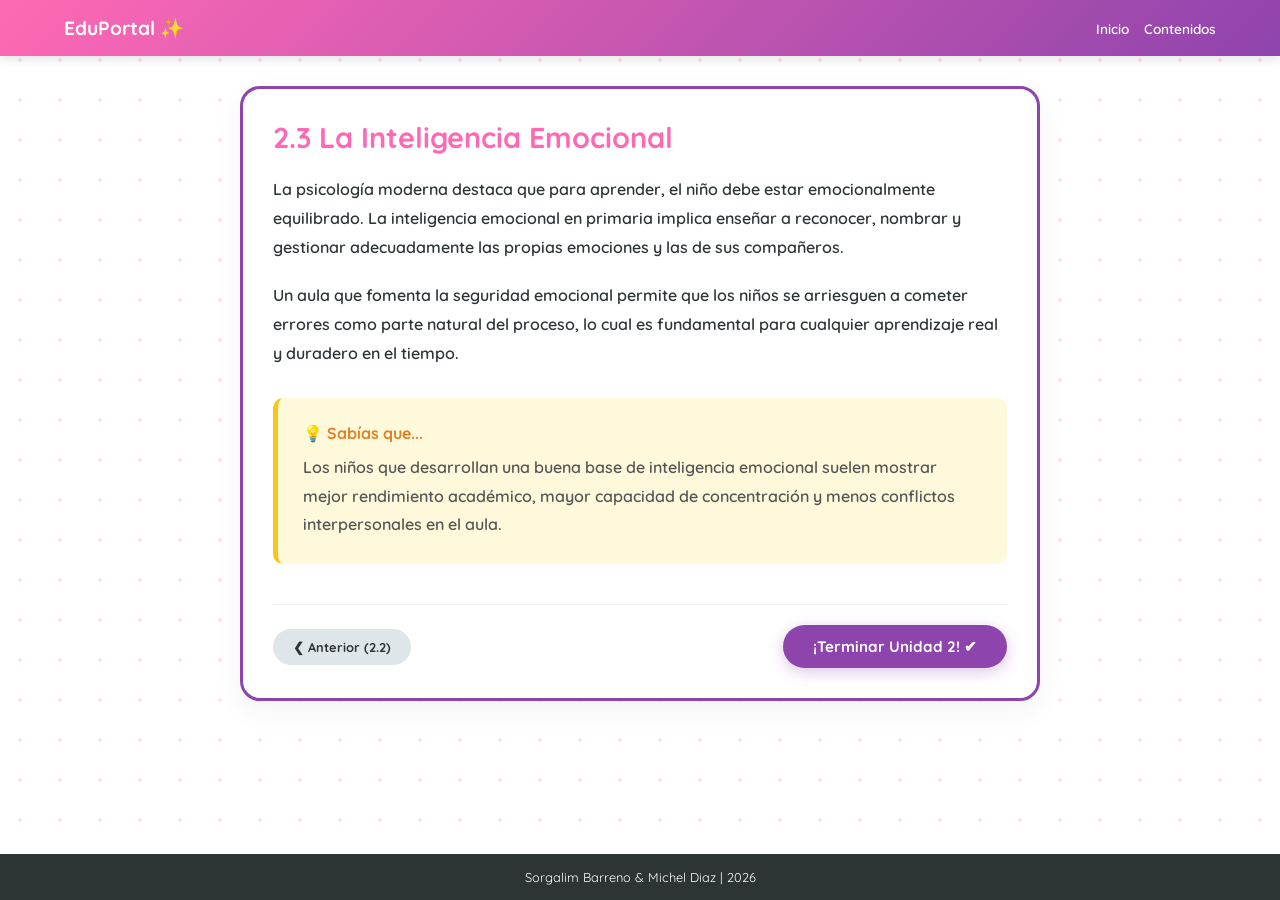
<file: unidades/u2/u2-3.html>
<!DOCTYPE html>
<html lang="es">
<head>
    <meta charset="UTF-8">
    <meta name="viewport" content="width=device-width, initial-scale=1.0">
    <title>Lección 2.3 - EduPortal</title>
    <link href="https://fonts.googleapis.com/css2?family=Quicksand:wght@400;700&display=swap" rel="stylesheet">
    <style>
        :root {
            --primary-pink: #ff69b4;
            --deep-purple: #8e44ad;
            --light-blue: #e1f5fe;
            --gradient: linear-gradient(135deg, #ff69b4 0%, #8e44ad 100%);
        }

        * { box-sizing: border-box; }
        html, body { height: 100%; margin: 0; }

        body {
            font-family: 'Quicksand', sans-serif;
            display: flex;
            flex-direction: column;
            background: linear-gradient(135deg, #fdf2f8 0%, #f3e8ff 100%); 
            background-image: radial-gradient(#ff69b433 2px, transparent 2px);
            background-size: 40px 40px;
            color: #444;
        }

        /* Navegación Superior */
        nav { 
            background: var(--gradient); 
            padding: 1rem 5%; 
            display: flex; 
            justify-content: space-between; 
            align-items: center; 
            flex-shrink: 0; 
            box-shadow: 0 4px 10px rgba(0,0,0,0.1); 
        }
        .logo { color: white; font-size: 1.2rem; font-weight: bold; }
        nav ul { display: flex; list-style: none; margin: 0; padding: 0; }
        nav ul li { margin-left: 15px; }
        nav ul li a { color: white; text-decoration: none; font-weight: 600; font-size: 0.85rem; }

        /* Contenido Central */
        main { 
            flex: 1 0 auto; 
            display: flex; 
            flex-direction: column; 
            align-items: center; 
            padding: 30px 15px; 
            width: 100%; 
        }

        .container {
            background-color: white;
            border: 3px solid var(--deep-purple);
            border-radius: 20px;
            padding: 30px;
            max-width: 800px;
            width: 100%;
            box-shadow: 0 10px 30px rgba(0,0,0,0.05);
        }

        h2 { color: var(--primary-pink); margin-top: 0; margin-bottom: 20px; font-size: 1.8rem; }
        p { font-weight: 600; line-height: 1.8; color: #2d3436; margin-bottom: 20px; }

        /* Cuadro Sabías que */
        .sabias-que {
            background: #fff9db;
            padding: 25px;
            border-left: 5px solid #fcc419;
            border-radius: 10px;
            margin: 30px 0;
        }
        .sabias-que strong { display: block; margin-bottom: 10px; color: #e67e22; }
        .sabias-que p { margin: 0; font-size: 1rem; color: #555; }

        /* Botonera Final */
        .nav-buttons {
            display: flex;
            justify-content: space-between;
            align-items: center;
            margin-top: 40px;
            padding-top: 20px;
            border-top: 1px solid #eee;
            gap: 15px;
        }
        .btn-prev {
            background: #dfe6e9;
            color: #2d3436;
            padding: 10px 20px;
            border-radius: 50px;
            text-decoration: none;
            font-weight: bold;
            font-size: 0.8rem;
        }
        .btn-finish {
            background: var(--deep-purple);
            color: white;
            padding: 12px 30px;
            border-radius: 50px;
            text-decoration: none;
            font-weight: bold;
            font-size: 0.95rem;
            box-shadow: 0 4px 15px rgba(142, 68, 173, 0.3);
            transition: 0.3s;
        }
        .btn-finish:hover {
            transform: scale(1.05);
            background: #7d3c98;
        }

        /* Footer */
        footer { 
            background: #2d3436; 
            color: white; 
            text-align: center; 
            padding: 15px; 
            flex-shrink: 0; 
            font-size: 0.8rem; 
            width: 100%;
        }

        @media (max-width: 600px) {
            .nav-buttons { flex-direction: column-reverse; }
            .btn-prev, .btn-finish { width: 100%; text-align: center; }
            .container { padding: 20px; }
        }
    </style>
</head>
<body>
    <nav>
        <div class="logo">EduPortal ✨</div>
        <ul>
            <li><a href="../../index.html">Inicio</a></li>
            <li><a href="../../contenidos.html">Contenidos</a></li>
        </ul>
    </nav>

    <main>
        <article class="container">
            <h2>2.3 La Inteligencia Emocional</h2>
            
            <p>
                La psicología moderna destaca que para aprender, el niño debe estar emocionalmente equilibrado. La inteligencia emocional en primaria implica enseñar a reconocer, nombrar y gestionar adecuadamente las propias emociones y las de sus compañeros.
            </p>
            
            <p>
                Un aula que fomenta la seguridad emocional permite que los niños se arriesguen a cometer errores como parte natural del proceso, lo cual es fundamental para cualquier aprendizaje real y duradero en el tiempo.
            </p>

            <div class="sabias-que">
                <strong>💡 Sabías que...</strong>
                <p>Los niños que desarrollan una buena base de inteligencia emocional suelen mostrar mejor rendimiento académico, mayor capacidad de concentración y menos conflictos interpersonales en el aula.</p>
            </div>

            <div class="nav-buttons">
                <a href="u2-2.html" class="btn-prev">❮ Anterior (2.2)</a>
                <a href="../../contenidos.html" class="btn-finish">¡Terminar Unidad 2! ✔</a>
            </div>
        </article>
    </main>

    <footer>Sorgalim Barreno & Michel Diaz | 2026</footer>
</body>
</html>
</file>
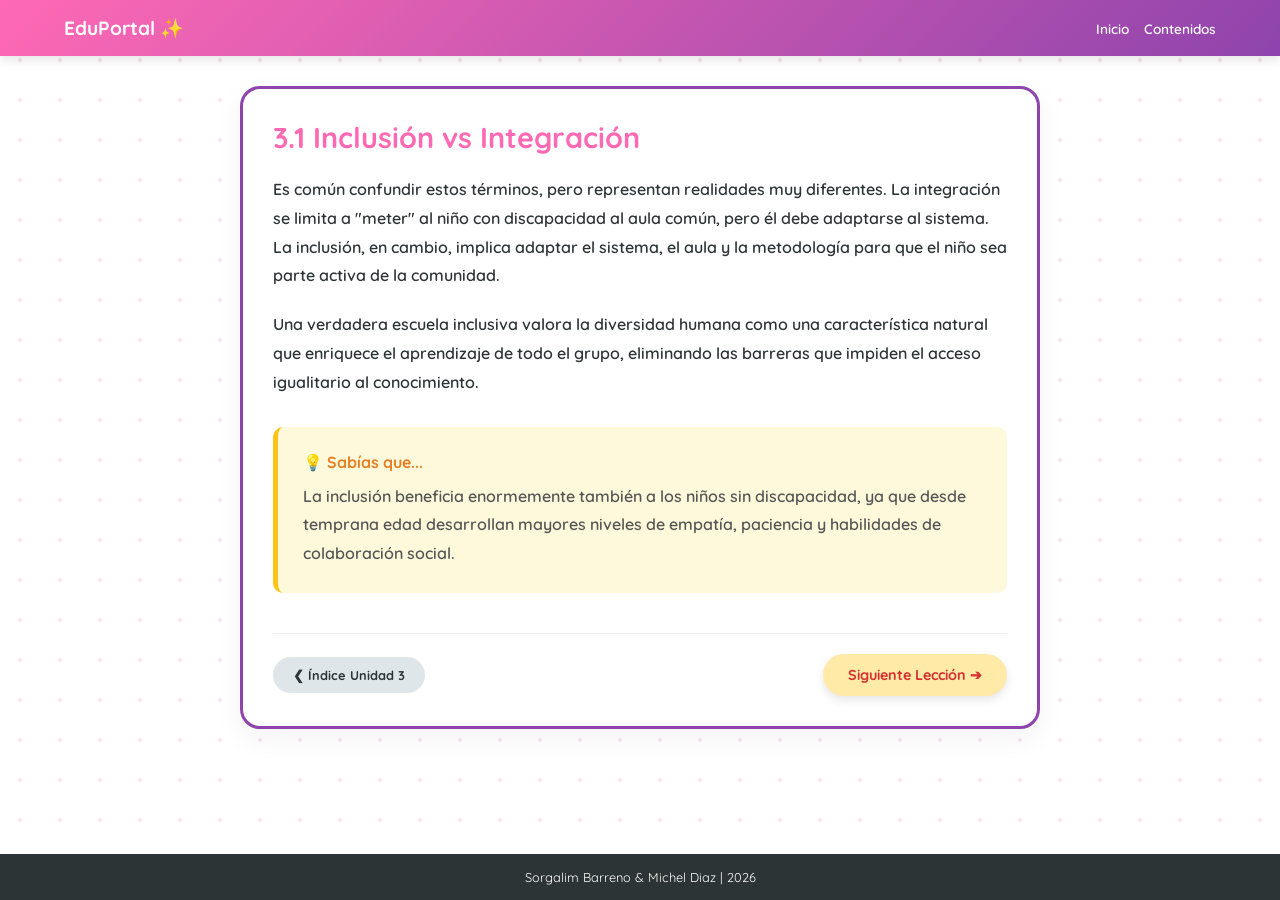
<file: unidades/u3/u3-1.html>
<!DOCTYPE html>
<html lang="es">
<head>
    <meta charset="UTF-8">
    <meta name="viewport" content="width=device-width, initial-scale=1.0">
    <title>Lección 3.1 - EduPortal</title>
    <link href="https://fonts.googleapis.com/css2?family=Quicksand:wght@400;700&display=swap" rel="stylesheet">
    <style>
        :root {
            --primary-pink: #ff69b4;
            --deep-purple: #8e44ad;
            --light-blue: #e1f5fe;
            --gradient: linear-gradient(135deg, #ff69b4 0%, #8e44ad 100%);
        }

        * { box-sizing: border-box; }
        html, body { height: 100%; margin: 0; }

        body {
            font-family: 'Quicksand', sans-serif;
            display: flex;
            flex-direction: column;
            background: linear-gradient(135deg, #fdf2f8 0%, #f3e8ff 100%); 
            background-image: radial-gradient(#ff69b433 2px, transparent 2px);
            background-size: 40px 40px;
            color: #444;
        }

        /* Navegación Superior */
        nav { 
            background: var(--gradient); 
            padding: 1rem 5%; 
            display: flex; 
            justify-content: space-between; 
            align-items: center; 
            flex-shrink: 0; 
            box-shadow: 0 4px 10px rgba(0,0,0,0.1); 
        }
        .logo { color: white; font-size: 1.2rem; font-weight: bold; }
        nav ul { display: flex; list-style: none; margin: 0; padding: 0; }
        nav ul li { margin-left: 15px; }
        nav ul li a { color: white; text-decoration: none; font-weight: 600; font-size: 0.85rem; }

        /* Contenido Central */
        main { 
            flex: 1 0 auto; 
            display: flex; 
            flex-direction: column; 
            align-items: center; 
            padding: 30px 15px; 
            width: 100%; 
        }

        .container {
            background-color: white;
            border: 3px solid var(--deep-purple);
            border-radius: 20px;
            padding: 30px;
            max-width: 800px;
            width: 100%;
            box-shadow: 0 10px 30px rgba(0,0,0,0.05);
        }

        h2 { color: var(--primary-pink); margin-top: 0; margin-bottom: 20px; font-size: 1.8rem; }
        p { font-weight: 600; line-height: 1.8; color: #2d3436; margin-bottom: 20px; }

        /* Cuadro Sabías que */
        .sabias-que {
            background: #fff9db;
            padding: 25px;
            border-left: 5px solid #fcc419;
            border-radius: 10px;
            margin: 30px 0;
        }
        .sabias-que strong { display: block; margin-bottom: 10px; color: #e67e22; }
        .sabias-que p { margin: 0; font-size: 1rem; color: #555; }

        /* Botonera de Navegación */
        .nav-buttons {
            display: flex;
            justify-content: space-between;
            align-items: center;
            margin-top: 40px;
            padding-top: 20px;
            border-top: 1px solid #eee;
            gap: 10px;
        }
        .btn-prev {
            background: #dfe6e9;
            color: #2d3436;
            padding: 10px 20px;
            border-radius: 50px;
            text-decoration: none;
            font-weight: bold;
            font-size: 0.8rem;
        }
        .btn-next {
            background: #ffeaa7;
            color: #d63031;
            padding: 12px 25px;
            border-radius: 50px;
            text-decoration: none;
            font-weight: bold;
            font-size: 0.9rem;
            box-shadow: 0 4px 10px rgba(0,0,0,0.1);
        }

        /* Footer */
        footer { 
            background: #2d3436; 
            color: white; 
            text-align: center; 
            padding: 15px; 
            flex-shrink: 0; 
            font-size: 0.8rem; 
            width: 100%;
        }

        @media (max-width: 600px) {
            .nav-buttons { flex-direction: column-reverse; }
            .btn-prev, .btn-next { width: 100%; text-align: center; }
            .container { padding: 20px; }
        }
    </style>
</head>
<body>
    <nav>
        <div class="logo">EduPortal ✨</div>
        <ul>
            <li><a href="../../index.html">Inicio</a></li>
            <li><a href="../../contenidos.html">Contenidos</a></li>
        </ul>
    </nav>

    <main>
        <article class="container">
            <h2>3.1 Inclusión vs Integración</h2>
            
            <p>
                Es común confundir estos términos, pero representan realidades muy diferentes. La integración se limita a "meter" al niño con discapacidad al aula común, pero él debe adaptarse al sistema. La inclusión, en cambio, implica adaptar el sistema, el aula y la metodología para que el niño sea parte activa de la comunidad.
            </p>
            
            <p>
                Una verdadera escuela inclusiva valora la diversidad humana como una característica natural que enriquece el aprendizaje de todo el grupo, eliminando las barreras que impiden el acceso igualitario al conocimiento.
            </p>

            <div class="sabias-que">
                <strong>💡 Sabías que...</strong>
                <p>La inclusión beneficia enormemente también a los niños sin discapacidad, ya que desde temprana edad desarrollan mayores niveles de empatía, paciencia y habilidades de colaboración social.</p>
            </div>

            <div class="nav-buttons">
                <a href="../unidad3.html" class="btn-prev">❮ Índice Unidad 3</a>
                <a href="u3-2.html" class="btn-next">Siguiente Lección ➔</a>
            </div>
        </article>
    </main>

    <footer>Sorgalim Barreno & Michel Diaz | 2026</footer>
</body>
</html>
</file>
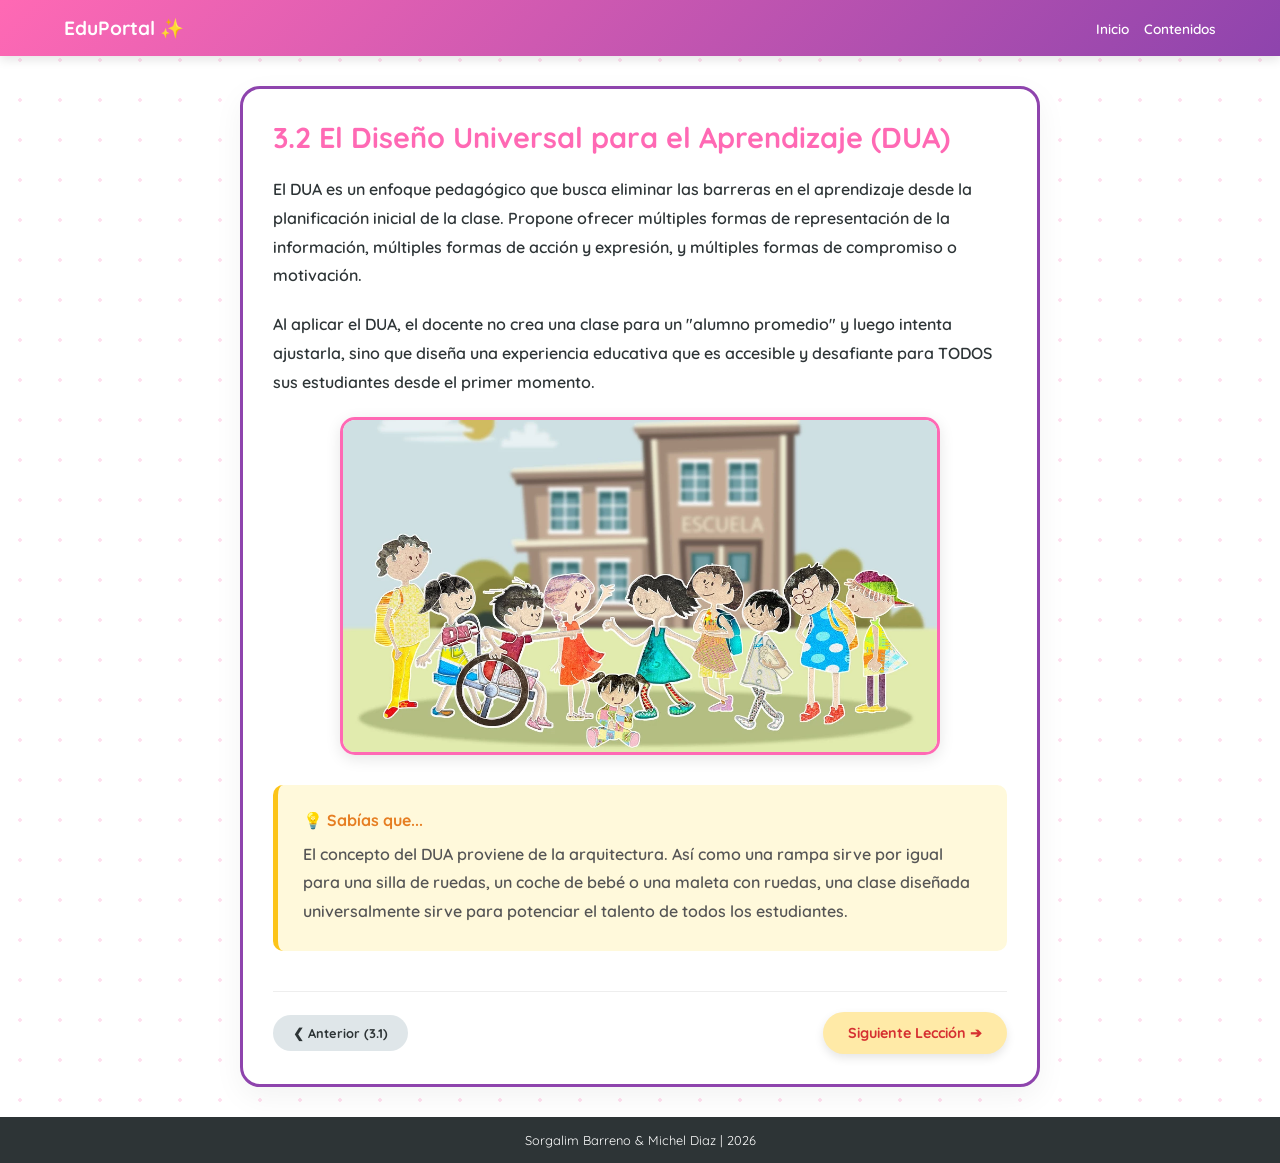
<file: unidades/u3/u3-2.html>
<!DOCTYPE html>
<html lang="es">
<head>
    <meta charset="UTF-8">
    <meta name="viewport" content="width=device-width, initial-scale=1.0">
    <title>Lección 3.2 - EduPortal</title>
    <link href="https://fonts.googleapis.com/css2?family=Quicksand:wght@400;700&display=swap" rel="stylesheet">
    <style>
        :root {
            --primary-pink: #ff69b4;
            --deep-purple: #8e44ad;
            --light-blue: #e1f5fe;
            --gradient: linear-gradient(135deg, #ff69b4 0%, #8e44ad 100%);
        }

        * { box-sizing: border-box; }
        html, body { height: 100%; margin: 0; }

        body {
            font-family: 'Quicksand', sans-serif;
            display: flex;
            flex-direction: column;
            background: linear-gradient(135deg, #fdf2f8 0%, #f3e8ff 100%); 
            background-image: radial-gradient(#ff69b433 2px, transparent 2px);
            background-size: 40px 40px;
            color: #444;
        }

        /* Navegación */
        nav { 
            background: var(--gradient); 
            padding: 1rem 5%; 
            display: flex; 
            justify-content: space-between; 
            align-items: center; 
            flex-shrink: 0; 
            box-shadow: 0 4px 10px rgba(0,0,0,0.1); 
        }
        .logo { color: white; font-size: 1.2rem; font-weight: bold; }
        nav ul { display: flex; list-style: none; margin: 0; padding: 0; }
        nav ul li { margin-left: 15px; }
        nav ul li a { color: white; text-decoration: none; font-weight: 600; font-size: 0.85rem; }

        /* Contenido */
        main { 
            flex: 1 0 auto; 
            display: flex; 
            flex-direction: column; 
            align-items: center; 
            padding: 30px 15px; 
            width: 100%; 
        }

        .container {
            background-color: white;
            border: 3px solid var(--deep-purple);
            border-radius: 20px;
            padding: 30px;
            max-width: 800px;
            width: 100%;
            box-shadow: 0 10px 30px rgba(0,0,0,0.05);
        }

        h2 { color: var(--primary-pink); margin-top: 0; margin-bottom: 20px; font-size: 1.8rem; }
        p { font-weight: 600; line-height: 1.8; color: #2d3436; margin-bottom: 20px; }

        /* Cuadro Sabías que */
        .sabias-que {
            background: #fff9db;
            padding: 25px;
            border-left: 5px solid #fcc419;
            border-radius: 10px;
            margin: 30px 0;
        }
        .sabias-que strong { display: block; margin-bottom: 10px; color: #e67e22; }
        .sabias-que p { margin: 0; font-size: 1rem; color: #555; }

        /* Botonera */
        .nav-buttons {
            display: flex;
            justify-content: space-between;
            align-items: center;
            margin-top: 40px;
            padding-top: 20px;
            border-top: 1px solid #eee;
            gap: 10px;
        }
        .btn-prev {
            background: #dfe6e9;
            color: #2d3436;
            padding: 10px 20px;
            border-radius: 50px;
            text-decoration: none;
            font-weight: bold;
            font-size: 0.8rem;
        }
        .btn-next {
            background: #ffeaa7;
            color: #d63031;
            padding: 12px 25px;
            border-radius: 50px;
            text-decoration: none;
            font-weight: bold;
            font-size: 0.9rem;
            box-shadow: 0 4px 10px rgba(0,0,0,0.1);
        }
        /* Estilo para que la imagen se vea profesional */
    .img-leccion {
    width: 100%;
    max-width: 600px;
    height: auto;
    display: block;
    margin: 20px auto;
    border-radius: 15px;
    box-shadow: 0 4px 15px rgba(0,0,0,0.1);
    border: 3px solid var(--primary-pink);
}

        /* Footer */
        footer { 
            background: #2d3436; 
            color: white; 
            text-align: center; 
            padding: 15px; 
            flex-shrink: 0; 
            font-size: 0.8rem; 
            width: 100%;
        }

        @media (max-width: 600px) {
            .nav-buttons { flex-direction: column-reverse; }
            .btn-prev, .btn-next { width: 100%; text-align: center; }
            .container { padding: 20px; }
        }
    </style>
</head>
<body>
    <nav>
        <div class="logo">EduPortal ✨</div>
        <ul>
            <li><a href="../../index.html">Inicio</a></li>
            <li><a href="../../contenidos.html">Contenidos</a></li>
        </ul>
    </nav>

    <main>
        <article class="container">
            <h2>3.2 El Diseño Universal para el Aprendizaje (DUA)</h2>
            
            <p>
                El DUA es un enfoque pedagógico que busca eliminar las barreras en el aprendizaje desde la planificación inicial de la clase. Propone ofrecer múltiples formas de representación de la información, múltiples formas de acción y expresión, y múltiples formas de compromiso o motivación.
            </p>
            
            <p>
                Al aplicar el DUA, el docente no crea una clase para un "alumno promedio" y luego intenta ajustarla, sino que diseña una experiencia educativa que es accesible y desafiante para TODOS sus estudiantes desde el primer momento.
            </p>

            <img src="dua.jpg" alt="Diseño Universal" class="img-leccion">

            <div class="sabias-que">
                <strong>💡 Sabías que...</strong>
                <p>El concepto del DUA proviene de la arquitectura. Así como una rampa sirve por igual para una silla de ruedas, un coche de bebé o una maleta con ruedas, una clase diseñada universalmente sirve para potenciar el talento de todos los estudiantes.</p>
            </div>

            <div class="nav-buttons">
                <a href="u3-1.html" class="btn-prev">❮ Anterior (3.1)</a>
                <a href="u3-3.html" class="btn-next">Siguiente Lección ➔</a>
            </div>
        </article>
    </main>

    <footer>Sorgalim Barreno & Michel Diaz | 2026</footer>
</body>
</html>
</file>
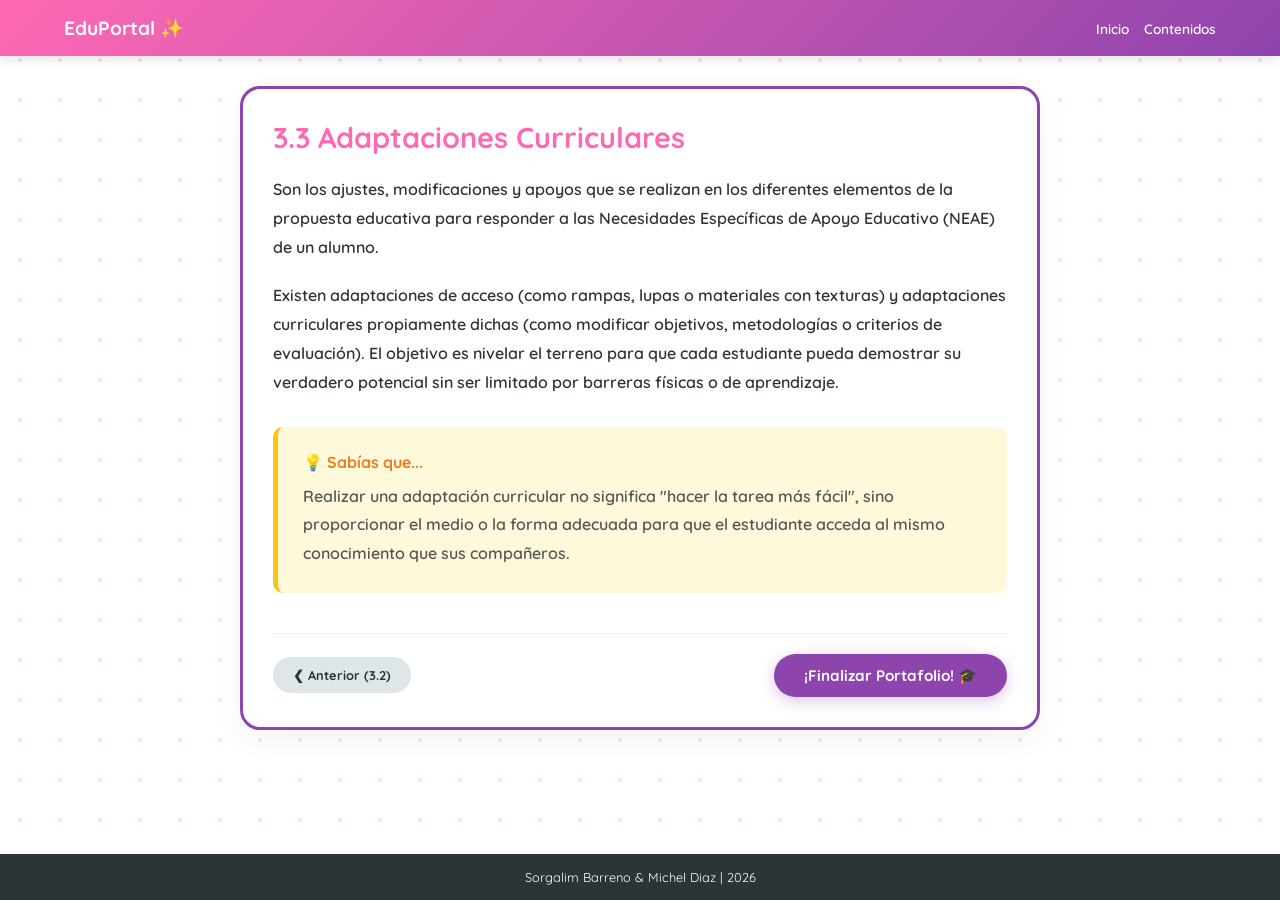
<file: unidades/u3/u3-3.html>
<!DOCTYPE html>
<html lang="es">
<head>
    <meta charset="UTF-8">
    <meta name="viewport" content="width=device-width, initial-scale=1.0">
    <title>Lección 3.3 - EduPortal</title>
    <link href="https://fonts.googleapis.com/css2?family=Quicksand:wght@400;700&display=swap" rel="stylesheet">
    <style>
        :root {
            --primary-pink: #ff69b4;
            --deep-purple: #8e44ad;
            --light-blue: #e1f5fe;
            --gradient: linear-gradient(135deg, #ff69b4 0%, #8e44ad 100%);
        }

        * { box-sizing: border-box; }
        html, body { height: 100%; margin: 0; }

        body {
            font-family: 'Quicksand', sans-serif;
            display: flex;
            flex-direction: column;
            background: linear-gradient(135deg, #fdf2f8 0%, #f3e8ff 100%); 
            background-image: radial-gradient(#ff69b433 2px, transparent 2px);
            background-size: 40px 40px;
            color: #444;
        }

        /* Navegación */
        nav { 
            background: var(--gradient); 
            padding: 1rem 5%; 
            display: flex; 
            justify-content: space-between; 
            align-items: center; 
            flex-shrink: 0; 
            box-shadow: 0 4px 10px rgba(0,0,0,0.1); 
        }
        .logo { color: white; font-size: 1.2rem; font-weight: bold; }
        nav ul { display: flex; list-style: none; margin: 0; padding: 0; }
        nav ul li { margin-left: 15px; }
        nav ul li a { color: white; text-decoration: none; font-weight: 600; font-size: 0.85rem; }

        /* Contenido */
        main { 
            flex: 1 0 auto; 
            display: flex; 
            flex-direction: column; 
            align-items: center; 
            padding: 30px 15px; 
            width: 100%; 
        }

        .container {
            background-color: white;
            border: 3px solid var(--deep-purple);
            border-radius: 20px;
            padding: 30px;
            max-width: 800px;
            width: 100%;
            box-shadow: 0 10px 30px rgba(0,0,0,0.05);
        }

        h2 { color: var(--primary-pink); margin-top: 0; margin-bottom: 20px; font-size: 1.8rem; }
        p { font-weight: 600; line-height: 1.8; color: #2d3436; margin-bottom: 20px; }

        /* Cuadro Sabías que */
        .sabias-que {
            background: #fff9db;
            padding: 25px;
            border-left: 5px solid #fcc419;
            border-radius: 10px;
            margin: 30px 0;
        }
        .sabias-que strong { display: block; margin-bottom: 10px; color: #e67e22; }
        .sabias-que p { margin: 0; font-size: 1rem; color: #555; }

        /* Navegación final de portafolio */
        .nav-buttons {
            display: flex;
            justify-content: space-between;
            align-items: center;
            margin-top: 40px;
            padding-top: 20px;
            border-top: 1px solid #eee;
            gap: 15px;
        }
        .btn-prev {
            background: #dfe6e9;
            color: #2d3436;
            padding: 10px 20px;
            border-radius: 50px;
            text-decoration: none;
            font-weight: bold;
            font-size: 0.8rem;
        }
        .btn-finish {
            background: var(--deep-purple);
            color: white;
            padding: 12px 30px;
            border-radius: 50px;
            text-decoration: none;
            font-weight: bold;
            font-size: 0.95rem;
            box-shadow: 0 4px 15px rgba(142, 68, 173, 0.3);
            transition: 0.3s;
        }
        .btn-finish:hover {
            transform: scale(1.05);
            background: #7d3c98;
        }

        /* Footer */
        footer { 
            background: #2d3436; 
            color: white; 
            text-align: center; 
            padding: 15px; 
            flex-shrink: 0; 
            font-size: 0.8rem; 
            width: 100%;
        }

        @media (max-width: 600px) {
            .nav-buttons { flex-direction: column-reverse; }
            .btn-prev, .btn-finish { width: 100%; text-align: center; }
            .container { padding: 20px; }
        }
    </style>
</head>
<body>
    <nav>
        <div class="logo">EduPortal ✨</div>
        <ul>
            <li><a href="../../index.html">Inicio</a></li>
            <li><a href="../../contenidos.html">Contenidos</a></li>
        </ul>
    </nav>

    <main>
        <article class="container">
            <h2>3.3 Adaptaciones Curriculares</h2>
            
            <p>
                Son los ajustes, modificaciones y apoyos que se realizan en los diferentes elementos de la propuesta educativa para responder a las Necesidades Específicas de Apoyo Educativo (NEAE) de un alumno.
            </p>
            
            <p>
                Existen adaptaciones de acceso (como rampas, lupas o materiales con texturas) y adaptaciones curriculares propiamente dichas (como modificar objetivos, metodologías o criterios de evaluación). El objetivo es nivelar el terreno para que cada estudiante pueda demostrar su verdadero potencial sin ser limitado por barreras físicas o de aprendizaje.
            </p>

            <div class="sabias-que">
                <strong>💡 Sabías que...</strong>
                <p>Realizar una adaptación curricular no significa "hacer la tarea más fácil", sino proporcionar el medio o la forma adecuada para que el estudiante acceda al mismo conocimiento que sus compañeros.</p>
            </div>

            <div class="nav-buttons">
                <a href="u3-2.html" class="btn-prev">❮ Anterior (3.2)</a>
                <a href="../../contenidos.html" class="btn-finish">¡Finalizar Portafolio! 🎓</a>
            </div>
        </article>
    </main>

    <footer>Sorgalim Barreno & Michel Diaz | 2026</footer>
</body>
</html>
</file>
